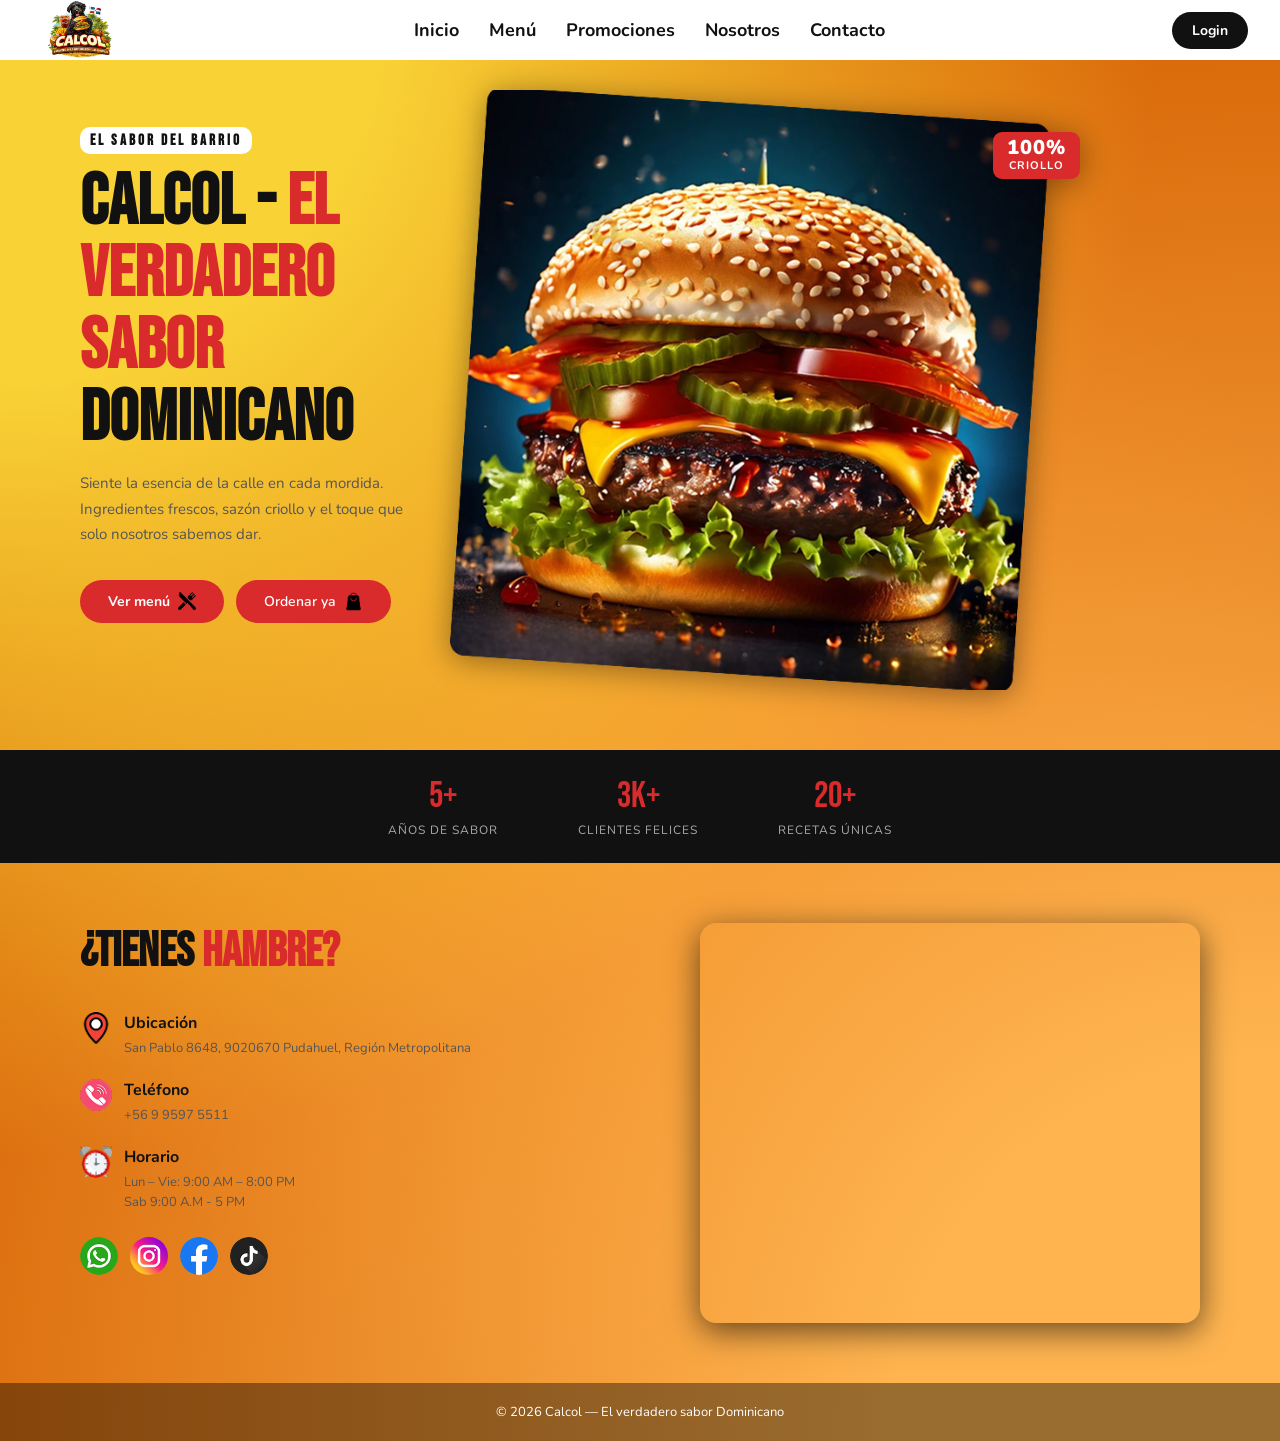
<file: index.html>
<!DOCTYPE html>
<html lang="es">
<head>
    <meta charset="UTF-8">
    <meta name="viewport" content="width=device-width, initial-scale=1.0">
    <title>Calcol</title>
    <link rel="stylesheet" href="Css/variables.css">
    <link rel="stylesheet" href="Css/global.css">
    <link rel="stylesheet" href="Css/components.css">
    <link rel="stylesheet" href="Css/home.css">
    <link href="https://fonts.googleapis.com/css2?family=Bebas+Neue&family=Nunito:wght@400;600;700&display=swap" rel="stylesheet">
</head>
<body>

<!-- ========== EL NAVEGADOR ========== -->
    <nav class="navbar">
         <img class="logo" src="Imagenes/General/doky-calcol-logo.png" alt="Calcol">

        <ul class="nav-links">
            <li><a href="index.html">Inicio</a></li>
            <li><a href="pages/menu.html">Menú</a></li>
            <li><a href="pages/promociones.html">Promociones</a></li>
            <li><a href="pages/nosotros.html">Nosotros</a></li>
            <li><a href="#contacto">Contacto</a></li>
        </ul>

        <a class="btn-nav-cta" href="login.html">Login</a>
    </nav>

<!-- ========== HERO ========== -->
<main>
    <section class="hero" id="inicio">

        <div class="hero-tex">
            <p class="hero-sub">EL SABOR DEL BARRIO</p>

            <h1 class="hero-titulo">
                Calcol -
                <span class="resaltar">El <br> verdadero <br>sabor</span><br>
                Dominicano
            </h1>

            <p class="hero-parrafo">
                Siente la esencia de la calle en cada mordida.
                Ingredientes frescos, sazón criollo y el toque
                que solo nosotros sabemos dar.
            </p>
            <div class="hero-btns">
                 <a class="btn-primary" href="pages/menu.html">
                     Ver menú
                     <img src="Imagenes/Index/icono-tenedor.png" alt="Ver menu">
                 </a>
                 <a class="btn-secondary" href="pages/menu.html">
                    Ordenar ya
                    <img src="Imagenes/Index/icono-bolsa.png" alt="Ordenar ya">
                 </a>
            </div>
        </div>

        <div class="hero-imagen">
            <div class="hero-hamburguesa">
                <img src="Imagenes/Index/hamburguesa.png" alt="Hamburguesa Calcol">
            </div>
            <div class="criollo">
                <span class="criollo-numero">100%</span>
                <span class="criollo-texto">CRIOLLO</span>
            </div>
        </div>
    </section>

    <!-- ========== ESTADÍSTICAS ========== -->
    <section class="stats">
        <div class="stat">
            <span class="stat-numero">5+</span>
            <span class="stat-label">Años de sabor</span>
        </div>
        <div class="stat">
            <span class="stat-numero">3k+</span>
            <span class="stat-label">Clientes felices</span>
        </div>
        <div class="stat">
            <span class="stat-numero">20+</span>
            <span class="stat-label">Recetas únicas</span>
        </div>
    </section>

    <!-- ========== CONTACTO ========== -->
     <section class="contact" id="contacto">
        
        <div class="contact-info">
            <h2 class="contact-titulo">¿TIENES <span class="hambre-rojo">HAMBRE?</span></h2>
            
            <div class="info-item">
                <img class="info-icon" src="Imagenes/Index/icono-ubi.png" alt="Ubicación">
                <div class="info-text">
                    <strong>Ubicación</strong>
                    <span>San Pablo 8648, 9020670 Pudahuel, Región Metropolitana</span>
                </div>
            </div>
            
            <div class="info-item">
                <img class="info-icon" src="Imagenes/Index/icono-cel.png" alt="telefono">
                <div class="info-text">
                    <strong>Teléfono</strong>
                    <span>+56 9 9597 5511</span>
                </div>
            </div>

            <div class="info-item">
                <img class="info-icon" src="Imagenes/Index/icono-reloj.png" alt="reloj">
                <div class="info-text">
                    <strong>Horario</strong>
                    <span>Lun – Vie: 9:00 AM – 8:00 PM <br> Sab 9:00 A.M - 5 PM</span>
                </div>
            </div>

            <div class="redes">
                <a class="redes-btn" href="https://www.youtube.com/watch?v=SukcEHoVNcY&list=RDEMu5cp-lTEVGJi4T0xensHXQ&start_radio=1&rv=dWqRzHHXw9I" aria-label="WhatsApp">
                    <img src="Imagenes/Index/icono-whasap.png" alt="WhatsApp">
                </a>
                <a class="redes-btn" href="" aria-label="Instagram">
                    <img src="Imagenes/Index/icono-IG.png" alt="Instagram">
                </a>
                <a class="redes-btn" href="" aria-label="Facebook">
                    <img src="Imagenes/Index/icono-FB.png" alt="Facebook">
                </a>
                <a class="redes-btn" href="" aria-label="TikTok">
                    <img src="Imagenes/Index/icono-tiktok.png" alt="TikTok">
                </a>
            </div>

        </div>

        <div class="mapa">
            <iframe src="https://www.google.com/maps/embed?pb=!1m18!1m12!1m3!1d3329.1823128202877!2d-70.7520553!3d-33.444556399999996!2m3!1f0!2f0!3f0!3m2!1i1024!2i768!4f13.1!3m3!1m2!1s0x9662c3b9ddcb071f%3A0x6291623c6492e0d2!2sSan%20Pablo%208648%2C%209020670%20Pudahuel%2C%20Regi%C3%B3n%20Metropolitana!5e0!3m2!1ses!2scl!4v1775666564030!5m2!1ses!2scl"
             frameborder="0"
             allowfullscreen=""
             loading="lazy"
             referrerpolicy="no-referrer-when-downgrade">
            </iframe>
        </div>
        
     </section>
</main>

    <!-- ========== FOOTER ========== -->
     <footer class="footer">
        <p>© 2026 Calcol — El verdadero sabor Dominicano</p>
     </footer>

     <script src="JS/navbar.js"></script>

</body>
</html>
</file>
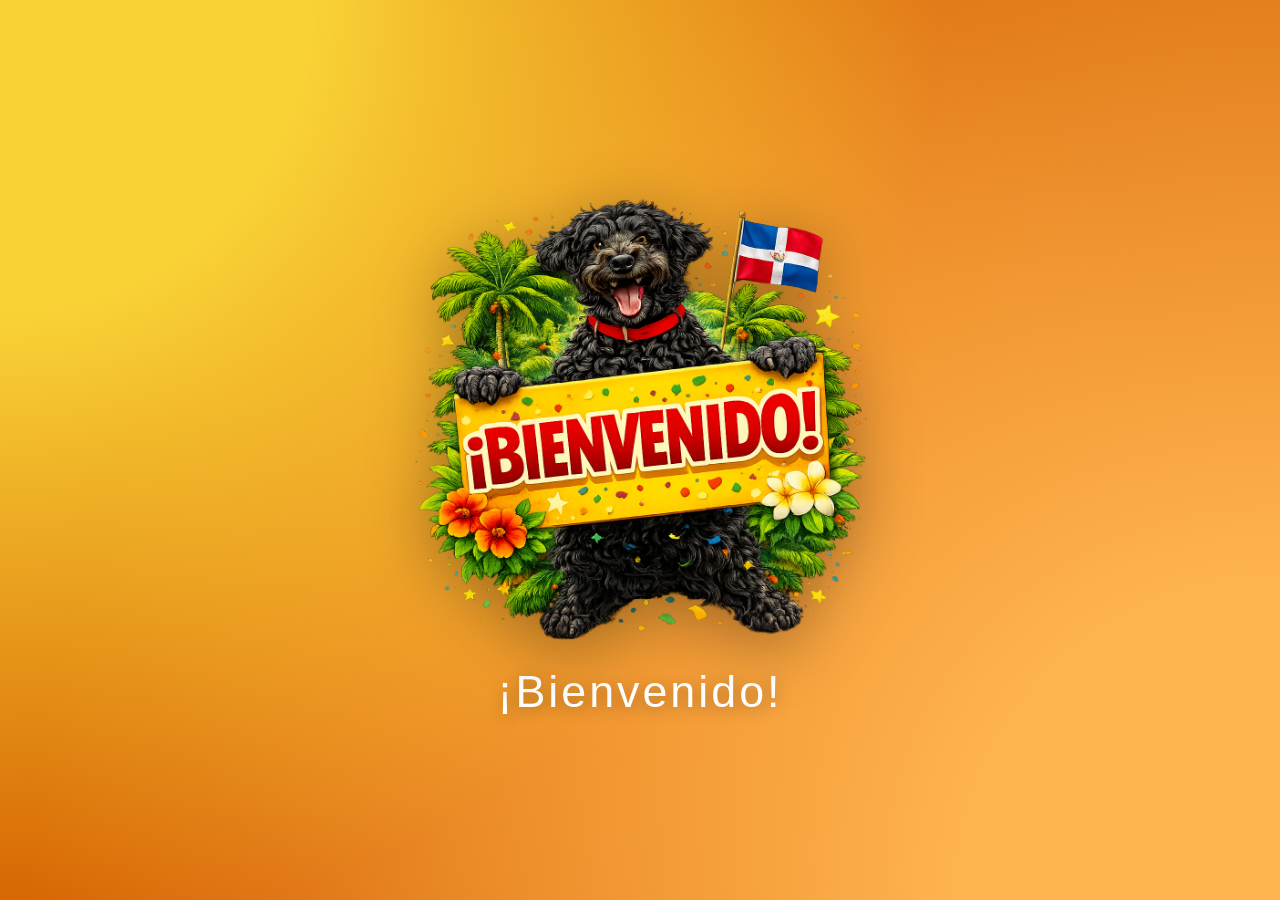
<file: bienvenido.html>
<!DOCTYPE html>
<html lang="es">
<head>
  <meta charset="UTF-8" />
  <meta name="viewport" content="width=device-width, initial-scale=1.0"/>
  <title>Calcol — ¡Bienvenido!</title>
  <link rel="stylesheet" href="Css/variables.css">
  <link rel="stylesheet" href="Css/bienvenido.css">
</head>
<body>

  <div class="bienvenido-wrap" id="wrap">
    <img src="Imagenes/Login/bienvenido-doki.png" alt="¡Bienvenido!" />
    <div class="nombre-txt" id="nombre-txt">¡Bienvenido!</div>
  </div>

  <script src="JS/bienvenido.js"></script>
  <script src="JS/navbar.js"></script>
</body>
</html>
</file>
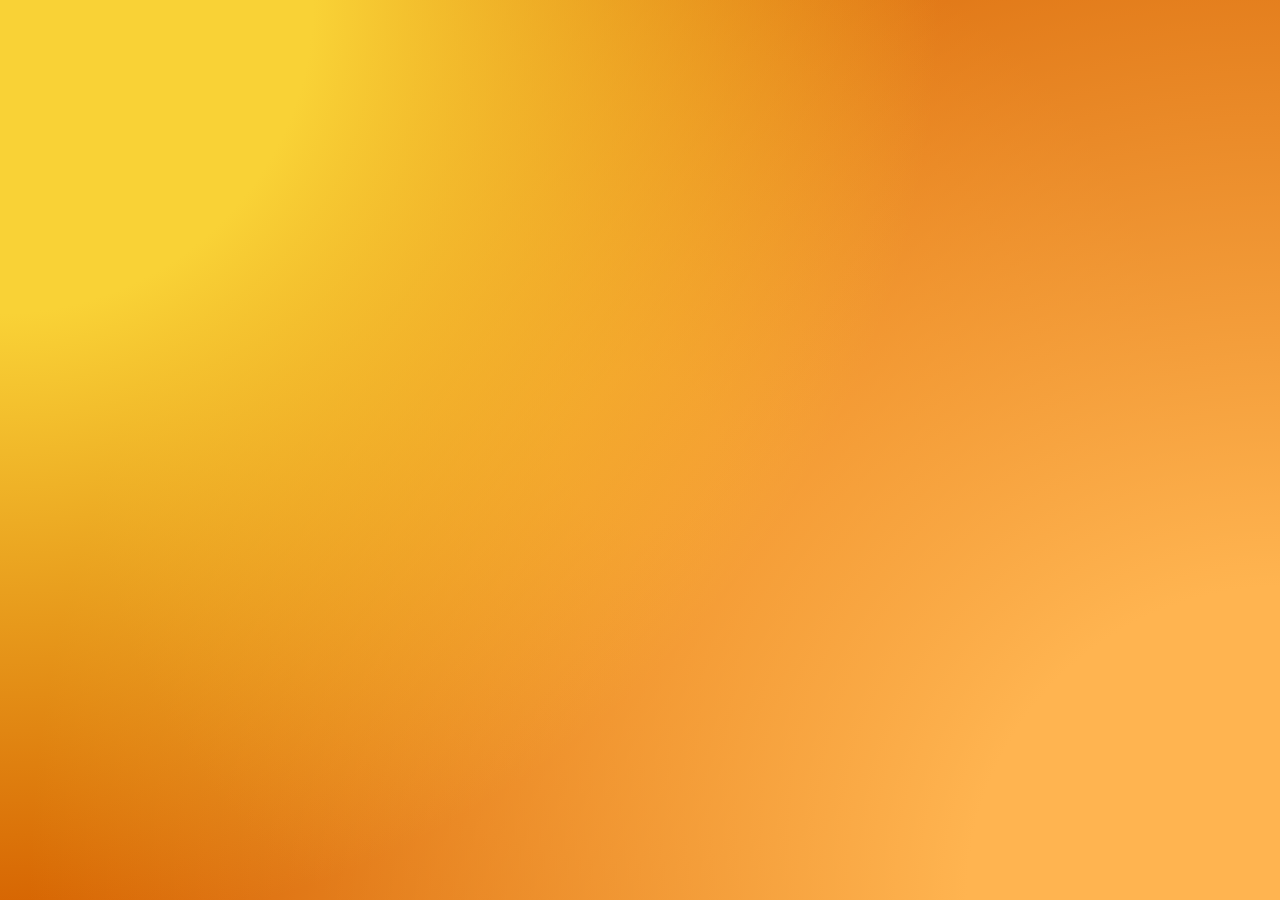
<file: confirmacion.html>
<!DOCTYPE html>
<html lang="es">
<head>
    <meta charset="UTF-8">
    <meta name="viewport" content="width=device-width, initial-scale=1.0">
    <title>¡Gracias por tu pedido!</title>
    <link rel="stylesheet" href="Css/confirmacion.css">
</head>
<body>
    <img class="confirmacion-imagen" src="Imagenes/Carrito/confirmacion-doki.png" alt="Gracias por tu pedido">

    <script>
        setTimeout(function() {
            window.location.href = 'index.html';
        }, 4000);
    </script>
</body>
</html>
</file>
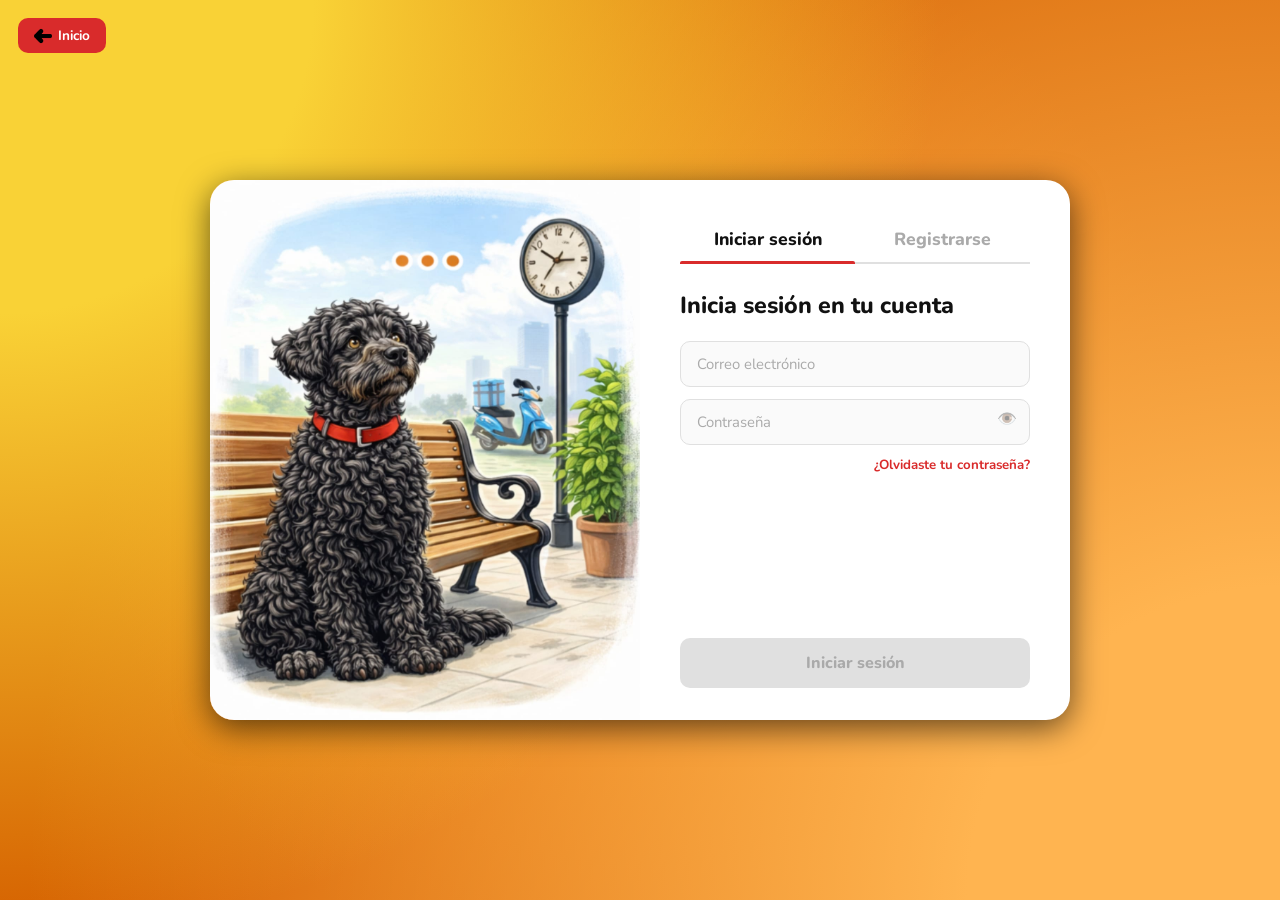
<file: login.html>
<!DOCTYPE html>
<html lang="es">
<head>
  <meta charset="UTF-8" />
  <meta name="viewport" content="width=device-width, initial-scale=1.0"/>
  <title>Calcol — Acceder</title>
  <link rel="preconnect" href="https://fonts.googleapis.com">
  <link href="https://fonts.googleapis.com/css2?family=Bebas+Neue&family=Nunito:wght@400;600;700;800&family=Oswald:wght@400;500;600&display=swap" rel="stylesheet">
  <link rel="stylesheet" href="Css/variables.css">
  <link rel="stylesheet" href="Css/login.css">
</head>
<body>

  <a href="index.html" class="back-btn">
    <img src="Imagenes/Login/flecha-izquierda.png" alt="volver" width="18" height="18"/>
    Inicio
  </a>

  <div class="login-wrap">
    <div class="login-card">

      <div class="col-imagen">
        <img src="Imagenes/Login/login-doki-piensa.jpeg" alt="Calcol" />
      </div>

      <div class="col-form">

        <div class="tabs">
          <button class="tab-btn activo" data-tab="login">Iniciar sesión</button>
          <button class="tab-btn" data-tab="registro">Registrarse</button>
        </div>

        <!-- PANEL LOGIN -->
        <div class="panel activo" id="panel-login">
          <h2>Inicia sesión en tu cuenta</h2>

          <div class="alerta" id="alerta-login">
            <span>⚠️</span>
            <span id="alerta-login-txt"></span>
          </div>

          <div class="form-group">
            <input type="email" id="l-email" placeholder="Correo electrónico" autocomplete="email"/>
            <div class="err-txt" id="l-email-err">Ingresa un correo válido.</div>
          </div>

          <div class="form-group pass-wrap">
            <input type="password" id="l-pass" placeholder="Contraseña" autocomplete="current-password"/>
            <button class="btn-ojo" id="ojo-l" type="button">👁️</button>
            <div class="err-txt" id="l-pass-err">Ingresa tu contraseña.</div>
          </div>

          <div class="forgot">
            <a href="#">¿Olvidaste tu contraseña?</a>
          </div>

          <button class="btn-main" id="btn-login">Iniciar sesión</button>
        </div>

        <!-- PANEL REGISTRO -->
        <div class="panel" id="panel-registro">
          <h2>Crea tu cuenta</h2>

          <div class="alerta" id="alerta-reg">
            <span>⚠️</span>
            <span id="alerta-reg-txt"></span>
          </div>

          <div class="form-group">
            <input type="text" id="r-nombre" placeholder="Nombre completo" autocomplete="name"/>
            <div class="err-txt" id="r-nombre-err">Ingresa tu nombre.</div>
          </div>

          <div class="form-group tel-wrap">
            <span class="prefijo">+56</span>
            <input type="tel" id="r-tel" placeholder="9 1234 5678" maxlength="9"/>
            <div class="err-txt" id="r-tel-err">Ingresa 9 dígitos válidos.</div>
          </div>

          <div class="form-group">
            <input type="email" id="r-email" placeholder="Correo electrónico" autocomplete="email"/>
            <div class="err-txt" id="r-email-err">Ingresa un correo válido.</div>
          </div>

          <div class="form-group pass-wrap">
            <input type="password" id="r-pass" placeholder="Contraseña (mínimo 6 caracteres)" autocomplete="new-password"/>
            <button class="btn-ojo" id="ojo-r" type="button">👁️</button>
            <div class="err-txt" id="r-pass-err">Mínimo 6 caracteres.</div>
          </div>

          <div class="form-group pass-wrap">
            <input type="password" id="r-pass2" placeholder="Confirmar contraseña" autocomplete="new-password"/>
            <button class="btn-ojo" id="ojo-r2" type="button">👁️</button>
            <div class="err-txt" id="r-pass2-err">Las contraseñas no coinciden.</div>
          </div>

          <button class="btn-main" id="btn-registro">Crear cuenta</button>
        </div>

      </div>
    </div>
  </div>

  <script src="JS/login.js"></script>
  <script src="JS/navbar.js"></script>
</body>
</html>
</file>
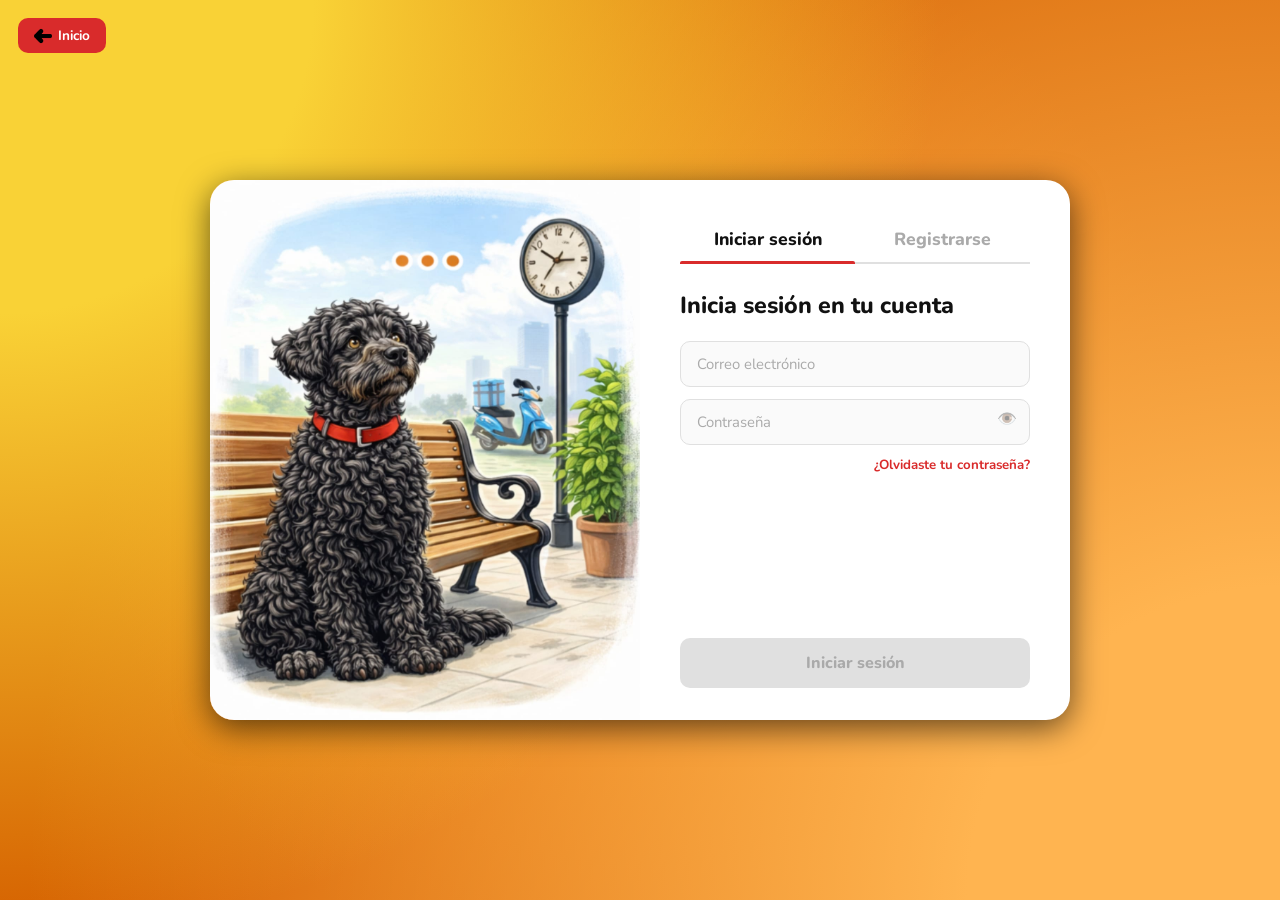
<file: perfil.html>
<!DOCTYPE html>
<html lang="es">
<head>
  <meta charset="UTF-8" />
  <meta name="viewport" content="width=device-width, initial-scale=1.0"/>
  <title>Calcol — Mi Perfil</title>
  <link rel="preconnect" href="https://fonts.googleapis.com">
  <link href="https://fonts.googleapis.com/css2?family=Bebas+Neue&family=Nunito:wght@400;600;700;800&family=Oswald:wght@400;500;600&display=swap" rel="stylesheet">
  <link rel="stylesheet" href="Css/variables.css">
  <link rel="stylesheet" href="Css/components.css">  
  <link rel="stylesheet" href="Css/perfil.css">
</head>
<body>

  <!-- NAVBAR -->
  <nav class="navbar">
    <img class="logo" src="Imagenes/General/doky-calcol-logo.png" alt="Calcol">
    <ul class="nav-links">
      <li><a href="index.html">Inicio</a></li>
      <li><a href="pages/menu.html">Menú</a></li>
      <li><a href="pages/promociones.html">Promociones</a></li>
      <li><a href="pages/nosotros.html">Nosotros</a></li>
      <li><a href="index.html#contacto">Contacto</a></li>
    </ul>
    <a class="btn-nav-cta" href="login.html">Login</a>
  </nav>

  <div class="perfil-wrap">
    <div class="perfil-card">

      <!-- AVATAR -->
      <div class="avatar-wrap">
        <div class="avatar" id="avatar-iniciales"></div>
        <div class="avatar-info">
          <h1 id="perfil-nombre">Cargando...</h1>
          <span class="badge-rol" id="perfil-rol"></span>
        </div>
      </div>

      <!-- DATOS -->
      <div class="datos-wrap">
        <h2 class="seccion-titulo">Mis datos</h2>

        <div class="dato-item">
          <span class="dato-label">Nombre</span>
          <span class="dato-valor" id="dato-nombre"></span>
        </div>

        <div class="dato-item">
          <span class="dato-label">Correo</span>
          <span class="dato-valor" id="dato-email"></span>
        </div>

        <div class="dato-item">
          <span class="dato-label">Teléfono</span>
          <span class="dato-valor" id="dato-tel"></span>
        </div>

        <div class="dato-item">
          <span class="dato-label">Rol</span>
          <span class="dato-valor" id="dato-rol"></span>
        </div>
      </div>

      <!-- ACCIONES -->
      <div class="acciones-wrap">
        <button class="btn-cerrar" id="btn-cerrar">
          <img src="Imagenes/General/icono-perfil.png" alt="" width="18" height="18"/>
          Cerrar sesión
        </button>

         <button class="btn-eliminar" id="btn-eliminar">
          <img src="Imagenes/Carrito/bote-de-basura.png" alt="eliminar" width="18" height="18"/>
           Eliminar mi cuenta
        </button>
      </div>

    </div>
  </div>

  <!-- MODAL CONFIRMAR ELIMINAR -->
  <div class="modal-overlay" id="modal-overlay">
    <div class="modal">
      <h3>¿Eliminar tu cuenta?</h3>
      <p>Esta acción no se puede deshacer. Se borrarán todos tus datos.</p>
      <div class="modal-btns">
        <button class="btn-cancelar" id="btn-cancelar">Cancelar</button>
        <button class="btn-confirmar-eliminar" id="btn-confirmar-eliminar">Sí, eliminar</button>
      </div>
    </div>
  </div>

  <script src="JS/perfil.js"></script>
  <script src="JS/navbar.js"></script>
</body>
</html>
</file>
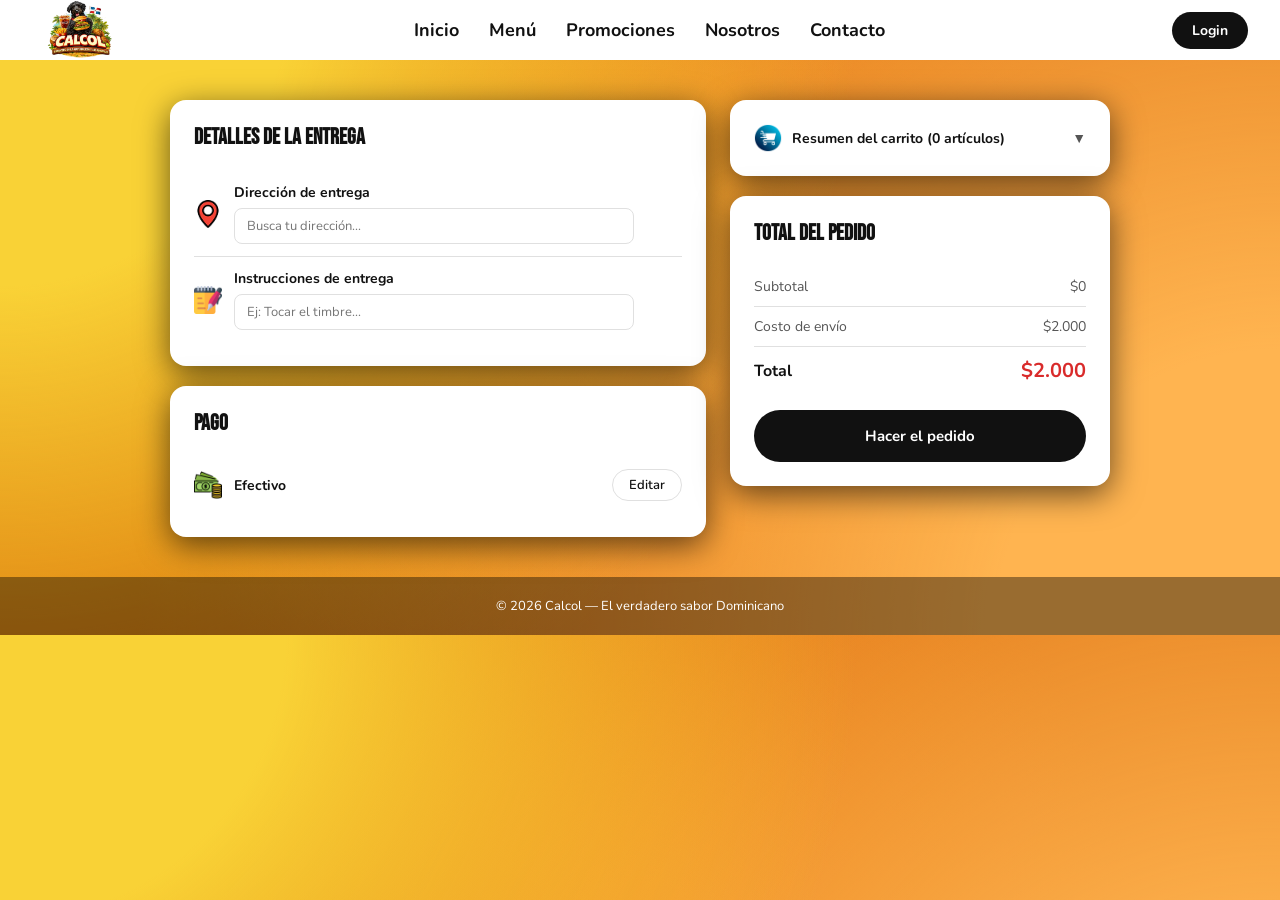
<file: pages/checkout.html>
<!DOCTYPE html>
<html lang="es">
<head>
    <meta charset="UTF-8">
    <meta name="viewport" content="width=device-width, initial-scale=1.0">
    <title>Calcol — Checkout</title>
    <link rel="stylesheet" href="../Css/variables.css">
    <link rel="stylesheet" href="../Css/global.css">
    <link rel="stylesheet" href="../Css/components.css">
    <link rel="stylesheet" href="../Css/checkout.css">
    <link href="https://fonts.googleapis.com/css2?family=Bebas+Neue&family=Nunito:wght@400;600;700&family=Oswald:wght@400;600;700&display=swap" rel="stylesheet">
</head>
<body>

    <!-- ========== NAVBAR ========== -->
    <nav class="navbar">
        <img class="logo" src="../Imagenes/General/doky-calcol-logo.png" alt="Calcol">
        <ul class="nav-links">
            <li><a href="../index.html">Inicio</a></li>
            <li><a href="menu.html">Menú</a></li>
            <li><a href="promociones.html">Promociones</a></li>
            <li><a href="nosotros.html">Nosotros</a></li>
            <li><a href="../index.html#contacto">Contacto</a></li>
        </ul>
        <a class="btn-nav-cta" href="../login.html">Login</a>
    </nav>

    <!-- ========== CHECKOUT ========== -->
    <div class="checkout-contenedor">

        <!-- COLUMNA IZQUIERDA -->
        <div class="checkout-izquierda">

            <!-- DETALLES DE ENTREGA -->
            <div class="checkout-card">
                <h2 class="checkout-card-titulo">Detalles de la entrega</h2>

                <!-- Dirección -->
                <div class="checkout-item">
                    <img class="checkout-icono" src="../Imagenes/Index/icono-ubi.png" alt="Dirección">
                    <div class="checkout-item-texto">
                        <strong>Dirección de entrega</strong>
                        <input class="checkout-input" type="text" id="direccion" placeholder="Busca tu dirección...">
                    </div>
                </div>

                <!-- Instrucciones -->
                <div class="checkout-item">
                    <img class="checkout-icono" src="../Imagenes/Carrito/instruccion-notas.png" alt="Instrucciones">
                    <div class="checkout-item-texto">
                        <strong>Instrucciones de entrega</strong>
                        <input class="checkout-input" type="text" id="instrucciones" placeholder="Ej: Tocar el timbre...">
                    </div>
                </div>
            </div>

            <!-- MÉTODO DE PAGO -->
            <div class="checkout-card">
                <h2 class="checkout-card-titulo">Pago</h2>

                <div class="checkout-item">
                    <img class="checkout-icono" id="metodo-pago-icono" src="../Imagenes/Carrito/dinero.png" alt="Efectivo">
                    <div class="checkout-item-texto">
                        <strong id="metodo-pago-texto">Efectivo</strong>
                    </div>
                    <button class="checkout-btn-editar" id="btn-editar-pago">Editar</button>
                </div>
            </div>

        </div>

        <!-- COLUMNA DERECHA -->
        <div class="checkout-derecha">

            <!-- RESUMEN DEL CARRITO -->
            <div class="checkout-card">
                <div class="resumen-header" id="resumen-header">
                    <div class="resumen-header-izq">
                        <img class="checkout-icono" src="../Imagenes/Carrito/carrito-de-compras.png" alt="Carrito">
                        <span id="resumen-titulo">Resumen del carrito (0 artículos)</span>
                    </div>
                    <span class="resumen-flecha" id="resumen-flecha">▼</span>
                </div>

                <!-- Productos — oculto por defecto -->
                <div class="resumen-productos" id="resumen-productos">
                    <!-- Se llena con JS -->
                </div>
            </div>

            <!-- TOTAL DEL PEDIDO -->
            <div class="checkout-card">
                <h2 class="checkout-card-titulo">Total del pedido</h2>

                <div class="checkout-total-fila">
                    <span>Subtotal</span>
                    <span id="checkout-subtotal">$0</span>
                </div>

                <div class="checkout-total-fila">
                    <span>Costo de envío</span>
                    <span>$2.000</span>
                </div>

                <div class="checkout-total-fila checkout-total-final">
                    <span>Total</span>
                    <span id="checkout-total">$0</span>
                </div>

                <!-- BOTÓN HACER PEDIDO -->
                <button class="btn-hacer-pedido" id="btn-hacer-pedido">
                    Hacer el pedido
                </button>
            </div>

        </div>
    </div>

    <!-- ========== MODAL MÉTODO DE PAGO ========== -->
    <div class="modal-overlay" id="modal-overlay"></div>

    <div class="modal-pago" id="modal-pago">
        <button class="modal-cerrar" id="modal-cerrar">✕</button>
        <h2 class="modal-titulo">Opciones de pago</h2>
        <p class="modal-subtitulo">Método de pago</p>

        <label class="modal-opcion">
            <img class="modal-icono" src="../Imagenes/Carrito/dinero.png" alt="Efectivo">
            <span>Efectivo</span>
            <input type="radio" name="pago" value="efectivo" checked>
        </label>

        <label class="modal-opcion" id="agregar-pago">
            <span>+ Agregar método de pago</span>
        </label>

        <button class="modal-guardar" id="modal-guardar">Guardar</button>
    </div>

      <!-- ========== MODAL AGREGAR PAGO ========== -->
    <div class="modal-pago" id="modal-agregar-pago">
        <button class="modal-cerrar" id="modal-cerrar-agregar">✕</button>
        <h2 class="modal-titulo">Agrega una tarjeta</h2>

        <!-- Preview de la tarjeta -->
        <div class="tarjeta-preview" id="tarjeta-preview">

            <!-- Logo arriba a la derecha -->
            <div class="tarjeta-preview-top">
                <img class="tarjeta-logo" id="tarjeta-logo" src="../Imagenes/Carrito/icono-visa.png" alt="Tarjeta">
            </div>

            <!-- Chip y número en la misma fila -->
            <div class="tarjeta-preview-medio">
                <img class="tarjeta-chip" src="../Imagenes/Carrito/chip-tarjeta.png" alt="Chip">
                <span class="tarjeta-numero-preview" id="tarjeta-numero-preview">**** **** **** ****</span>
            </div>

            <!-- Nombre y fecha abajo -->
            <div class="tarjeta-preview-bottom">
                <span class="tarjeta-nombre-preview" id="tarjeta-nombre-preview">NOMBRE EN LA TARJETA</span>
                <span class="tarjeta-fecha-preview" id="tarjeta-fecha-preview">MM/AA</span>
            </div>

        </div>

        <!-- Formulario -->
        <div class="tarjeta-form">

            <div class="tarjeta-input-grupo">
                <label>Número de tarjeta</label>
                <input class="checkout-input" type="text" id="tarjeta-numero" 
                    placeholder="1234 5678 9012 3456" maxlength="19">
            </div>

            <div class="tarjeta-input-grupo">
                <label>Nombre en la tarjeta</label>
                <input class="checkout-input" type="text" id="tarjeta-nombre" 
                    placeholder="JUAN PÉREZ">
            </div>

            <div class="tarjeta-input-fila">
                <div class="tarjeta-input-grupo">
                    <label>Fecha de vencimiento</label>
                    <input class="checkout-input" type="text" id="tarjeta-fecha" 
                        placeholder="MM/AA" maxlength="5">
                </div>
                <div class="tarjeta-input-grupo">
                    <label>CVV</label>
                    <input class="checkout-input" type="text" id="tarjeta-cvv" 
                        placeholder="123" maxlength="3">
                </div>
            </div>

        </div>

        <button class="modal-guardar" id="modal-guardar-tarjeta">Guardar tarjeta</button>
    </div>

    <!-- ========== FOOTER ========== -->
    <footer class="footer">
        <p>© 2026 Calcol — El verdadero sabor Dominicano</p>
    </footer>

    <script src="../JS/checkout.js"></script>
    <script src="../JS/navbar.js"></script>
</body>
</html>
</file>
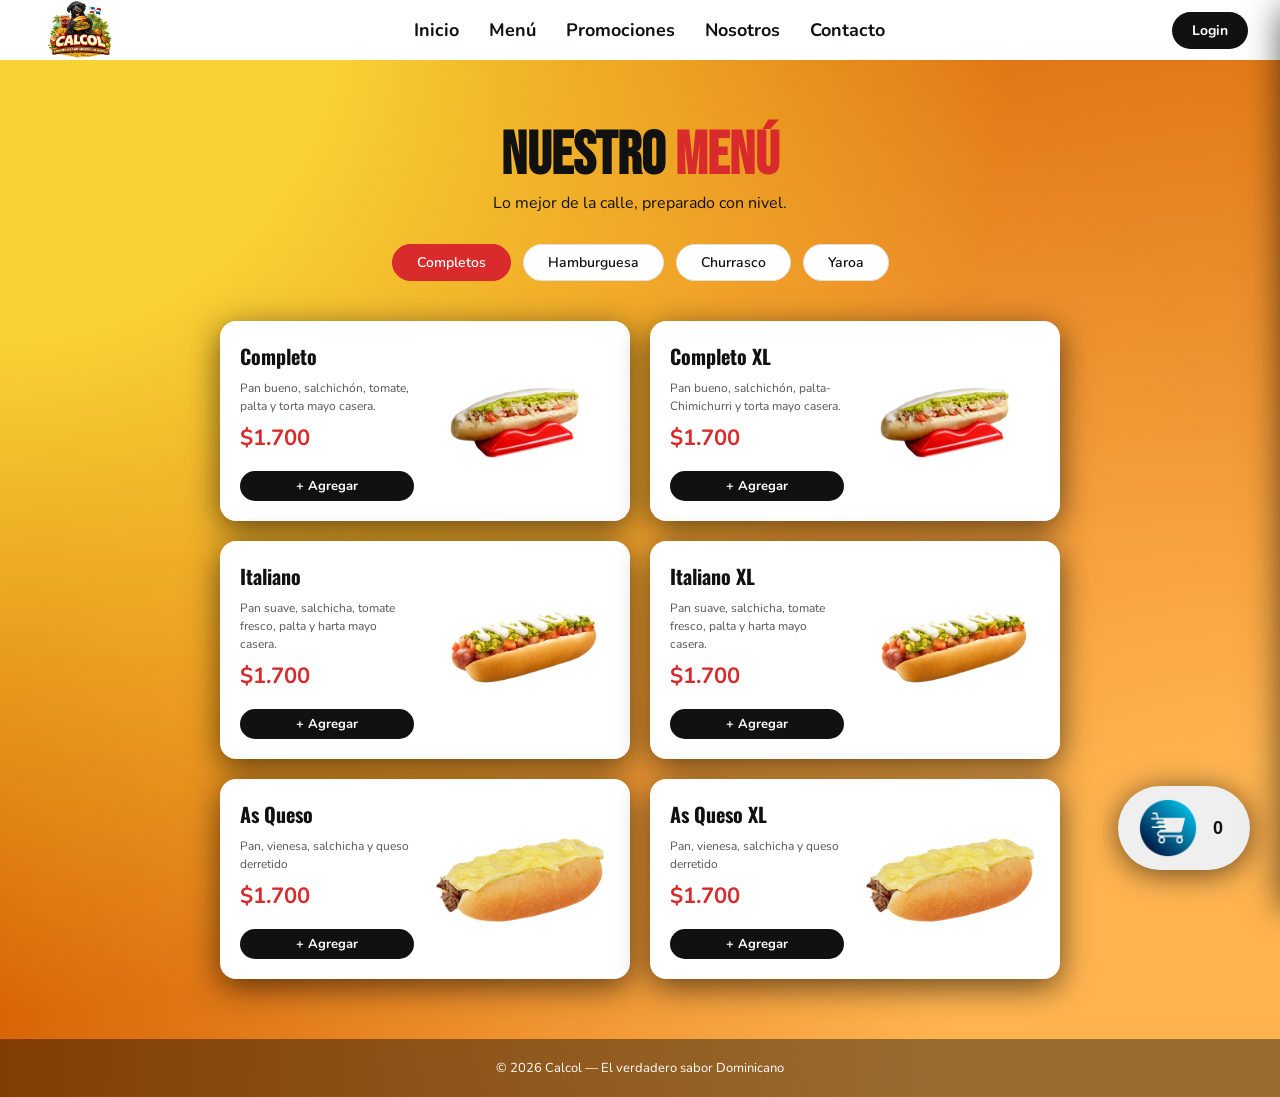
<file: pages/menu.html>
<!DOCTYPE html>
<html lang="es">
<head>
    <meta charset="UTF-8">
    <meta name="viewport" content="width=device-width, initial-scale=1.0">
    <title>Calcol-menu</title>
    <link rel="stylesheet" href="../Css/variables.css">
    <link rel="stylesheet" href="../Css/global.css">
    <link rel="stylesheet" href="../Css/components.css">
    <link rel="stylesheet" href="../Css/menu.css">
    <link href="https://fonts.googleapis.com/css2?family=Bebas+Neue&family=Nunito:wght@400;600;700&family=Oswald:wght@400;600;700&display=swap" rel="stylesheet">
</head>
<body>

    <!-- ========== EL NAVEGADOR ========== -->
    <nav class="navbar">
        <img class="logo" src="../Imagenes/General/doky-calcol-logo.png" alt="Calcol">
        <ul class="nav-links">
            <li><a href="../index.html">Inicio</a></li>
            <li><a href="menu.html">Menú</a></li>
            <li><a href="promociones.html">Promociones</a></li>
            <li><a href="nosotros.html">Nosotros</a></li>
            <li><a href="../index.html#contacto">Contacto</a></li>
        </ul>
        <a class="btn-nav-cta" href="../login.html">Login</a>
    </nav>

    <!-- ========== TÍTULO DEL MENÚ ========== -->
    <div class="menu-header">
        <h1 class="menu-titulo">NUESTRO <span class="resaltar">MENÚ</span></h1>
        <p class="menu-subtitulo">Lo mejor de la calle, preparado con nivel.</p>
    </div>

    <!-- ========== FILTROS DE CATEGORÍAS ========== -->
    <div class="filtros">
        <button class="filtro-btn activo" data-filtro="completos">Completos</button>
        <button class="filtro-btn" data-filtro="hamburguesa">Hamburguesa</button>
        <button class="filtro-btn" data-filtro="churrasco">Churrasco</button>
        <button class="filtro-btn" data-filtro="yaroa">Yaroa</button>
    </div>

    <!-- ========== PRODUCTOS ========== -->
    <div class="productos-grid">

        
     <!--============================================
            SECCIÓN: COMPLETOS
     ============================================ -->

        <!-- COMPLETOS -->
        <div class="tarjeta-producto" data-categoria="completos" data-id="1">
            <div class="producto-info">
                <h3 class="producto-nombre">Completo</h3>
                <p class="producto-descripcion">Pan bueno, salchichón, tomate, palta y torta mayo casera.</p>
                <span class="producto-precio">$1.700</span>
                <div class="producto-extra">
                    <div class="producto-acciones">
                        <div class="cantidad">
                            <button class="btn-cantidad btn-menos">-</button>
                            <span class="numero-cantidad">1</span>
                            <button class="btn-cantidad btn-mas">+</button>
                        </div>
                        <button class="btn-listo">✓ Listo</button>
                    </div>
                    <div class="producto-nota">
                        <label for="nota-completo">Sin:</label>
                        <input type="text" id="nota-completo" placeholder="Ej: sin tomate...">
                    </div>
                </div>
                <button class="btn-agregar">+ Agregar</button>
            </div>
            <img class="imagen-producto" src="../Imagenes/Menu/Completos/completo-pequeño.png" alt="Completo">
        </div>

        <!-- Completo XL -->
        <div class="tarjeta-producto" data-categoria="completos" data-id="2">
            <div class="producto-info">
                <h3 class="producto-nombre">Completo XL</h3>
                <p class="producto-descripcion">Pan bueno, salchichón, palta-Chimichurri y torta mayo casera.</p>
                <span class="producto-precio">$1.700</span>
                <div class="producto-extra">
                    <div class="producto-acciones">
                        <div class="cantidad">
                            <button class="btn-cantidad btn-menos">-</button>
                            <span class="numero-cantidad">1</span>
                            <button class="btn-cantidad btn-mas">+</button>
                        </div>
                        <button class="btn-listo">✓ Listo</button>
                    </div>
                    <div class="producto-nota">
                        <label for="nota-completo-xl">Sin:</label>
                        <input type="text" id="nota-completo-xl" placeholder="Ej: sin tomate...">
                    </div>
                </div>
                <button class="btn-agregar">+ Agregar</button>
            </div>
            <img class="imagen-producto" src="../Imagenes/Menu/Completos/completo-pequeño.png" alt="Completo XL">
        </div>

        <!-- Italiano -->
        <div class="tarjeta-producto" data-categoria="completos" data-id="3">
            <div class="producto-info">
                <h3 class="producto-nombre">Italiano</h3>
                <p class="producto-descripcion">Pan suave, salchicha, tomate fresco, palta y harta mayo casera.</p>
                <span class="producto-precio">$1.700</span>
                <div class="producto-extra">
                    <div class="producto-acciones">
                        <div class="cantidad">
                            <button class="btn-cantidad btn-menos">-</button>
                            <span class="numero-cantidad">1</span>
                            <button class="btn-cantidad btn-mas">+</button>
                        </div>
                        <button class="btn-listo">✓ Listo</button>
                    </div>
                    <div class="producto-nota">
                        <label for="nota-italiano">Sin:</label>
                        <input type="text" id="nota-italiano" placeholder="Ej: sin tomate...">
                    </div>
                </div>
                <button class="btn-agregar">+ Agregar</button>
            </div>
            <img class="imagen-producto" src="../Imagenes/Menu/Completos/completo-italino-pequeño.png" alt="Italiano">
        </div>

        <!-- Italiano XL -->
        <div class="tarjeta-producto" data-categoria="completos" data-id="4">
            <div class="producto-info">
                <h3 class="producto-nombre">Italiano XL</h3>
                <p class="producto-descripcion">Pan suave, salchicha, tomate fresco, palta y harta mayo casera.</p>
                <span class="producto-precio">$1.700</span>
                <div class="producto-extra">
                    <div class="producto-acciones">
                        <div class="cantidad">
                            <button class="btn-cantidad btn-menos">-</button>
                            <span class="numero-cantidad">1</span>
                            <button class="btn-cantidad btn-mas">+</button>
                        </div>
                        <button class="btn-listo">✓ Listo</button>
                    </div>
                    <div class="producto-nota">
                        <label for="nota-italiano-xl">Sin:</label>
                        <input type="text" id="nota-italiano-xl" placeholder="Ej: sin tomate...">
                    </div>
                </div>
                <button class="btn-agregar">+ Agregar</button>
            </div>
            <img class="imagen-producto" src="../Imagenes/Menu/Completos/completo-italino-pequeño.png" alt="Italiano XL">
        </div>

        <!-- As Queso -->
        <div class="tarjeta-producto" data-categoria="completos" data-id="5">
            <div class="producto-info">
                <h3 class="producto-nombre">As Queso</h3>
                <p class="producto-descripcion">Pan, vienesa, salchicha y queso derretido</p>
                <span class="producto-precio">$1.700</span>
                <div class="producto-extra">
                    <div class="producto-acciones">
                        <div class="cantidad">
                            <button class="btn-cantidad btn-menos">-</button>
                            <span class="numero-cantidad">1</span>
                            <button class="btn-cantidad btn-mas">+</button>
                        </div>
                        <button class="btn-listo">✓ Listo</button>
                    </div>
                    <div class="producto-nota">
                        <label for="nota-as-queso">Sin:</label>
                        <input type="text" id="nota-as-queso" placeholder="Ej: sin tomate...">
                    </div>
                </div>
                <button class="btn-agregar">+ Agregar</button>
            </div>
            <img class="imagen-producto" src="../Imagenes/Menu/Completos/completo-As-pequeño.png" alt="As Queso">
        </div>

        <!-- As Queso XL -->
        <div class="tarjeta-producto" data-categoria="completos" data-id="6">
            <div class="producto-info">
                <h3 class="producto-nombre">As Queso XL</h3>
                <p class="producto-descripcion">Pan, vienesa, salchicha y queso derretido</p>
                <span class="producto-precio">$1.700</span>
                <div class="producto-extra">
                    <div class="producto-acciones">
                        <div class="cantidad">
                            <button class="btn-cantidad btn-menos">-</button>
                            <span class="numero-cantidad">1</span>
                            <button class="btn-cantidad btn-mas">+</button>
                        </div>
                        <button class="btn-listo">✓ Listo</button>
                    </div>
                    <div class="producto-nota">
                        <label for="nota-as-queso-xl">Sin:</label>
                        <input type="text" id="nota-as-queso-xl" placeholder="Ej: sin tomate...">
                    </div>
                </div>
                <button class="btn-agregar">+ Agregar</button>
            </div>
            <img class="imagen-producto" src="../Imagenes/Menu/Completos/completo-As-pequeño.png" alt="As Queso XL">
        </div>

         <!--============================================
                    SECCIÓN: CHURRASCO
           ============================================ -->

        <!-- CHURRASCO Italiano -->
        <div class="tarjeta-producto" data-categoria="churrasco" data-id="7">
            <div class="producto-info">
                <h3 class="producto-nombre">Italiano</h3>
                <p class="producto-descripcion">Pan, carne jugosa, tomate, palta y mayo casera.</p>
                <span class="producto-precio">$2.500</span>
                <div class="producto-extra">
                    <div class="producto-acciones">
                        <div class="cantidad">
                            <button class="btn-cantidad btn-menos">-</button>
                            <span class="numero-cantidad">1</span>
                            <button class="btn-cantidad btn-mas">+</button>
                        </div>
                        <button class="btn-listo">✓ Listo</button>
                    </div>
                    <div class="producto-nota">
                        <label for="nota-churrasco">Sin:</label>
                        <input type="text" id="nota-churrasco" placeholder="Ej: sin tomate...">
                    </div>
                </div>
                <button class="btn-agregar">+ Agregar</button>
            </div>
            <img class="imagen-producto" src="../Imagenes/Menu/churrasco/churrasco-italiano.webp" alt="Churrasco">
        </div>

        <!-- Chacarero -->
        <div class="tarjeta-producto" data-categoria="churrasco" data-id="7">
            <div class="producto-info">
                <h3 class="producto-nombre">Chacarero</h3>
                <p class="producto-descripcion">Pan, carne jugosa, porotos verdes, ají verde y tomate.</p>
                <span class="producto-precio">$2.500</span>
                <div class="producto-extra">
                    <div class="producto-acciones">
                        <div class="cantidad">
                            <button class="btn-cantidad btn-menos">-</button>
                            <span class="numero-cantidad">1</span>
                            <button class="btn-cantidad btn-mas">+</button>
                        </div>
                        <button class="btn-listo">✓ Listo</button>
                    </div>
                    <div class="producto-nota">
                        <label for="nota-churrasco">Sin:</label>
                        <input type="text" id="nota-churrasco" placeholder="Ej: sin tomate...">
                    </div>
                </div>
                <button class="btn-agregar">+ Agregar</button>
            </div>
            <img class="imagen-producto" src="../Imagenes/Menu/churrasco/chacarero.jpg" alt="Churrasco">
        </div>


        <!-- Barros Luco -->
        <div class="tarjeta-producto" data-categoria="churrasco" data-id="7">
            <div class="producto-info">
                <h3 class="producto-nombre">Barros Luco</h3>
                <p class="producto-descripcion">Pan, carne jugosa y queso fundido.</p>
                <span class="producto-precio">$2.500</span>
                <div class="producto-extra">
                    <div class="producto-acciones">
                        <div class="cantidad">
                            <button class="btn-cantidad btn-menos">-</button>
                            <span class="numero-cantidad">1</span>
                            <button class="btn-cantidad btn-mas">+</button>
                        </div>
                        <button class="btn-listo">✓ Listo</button>
                    </div>
                    <div class="producto-nota">
                        <label for="nota-churrasco">Sin:</label>
                        <input type="text" id="nota-churrasco" placeholder="Ej: sin tomate...">
                    </div>
                </div>
                <button class="btn-agregar">+ Agregar</button>
            </div>
            <img class="imagen-producto" src="../Imagenes/Menu/churrasco/barro luco.webp" alt="Churrasco">
        </div>

        <!-- Churrasco a lo Pobre -->
        <div class="tarjeta-producto" data-categoria="churrasco" data-id="7">
            <div class="producto-info">
                <h3 class="producto-nombre">Churrasco a lo Pobre</h3>
                <p class="producto-descripcion">Pan, carne jugosa, huevo frito, cebolla frita y papas fritas.</p>
                <span class="producto-precio">$2.500</span>
                <div class="producto-extra">
                    <div class="producto-acciones">
                        <div class="cantidad">
                            <button class="btn-cantidad btn-menos">-</button>
                            <span class="numero-cantidad">1</span>
                            <button class="btn-cantidad btn-mas">+</button>
                        </div>
                        <button class="btn-listo">✓ Listo</button>
                    </div>
                    <div class="producto-nota">
                        <label for="nota-churrasco">Sin:</label>
                        <input type="text" id="nota-churrasco" placeholder="Ej: sin tomate...">
                    </div>
                </div>
                <button class="btn-agregar">+ Agregar</button>
            </div>
            <img class="imagen-producto" src="../Imagenes/Menu/churrasco/a lo pobre.jpg" alt="Churrasco">
        </div>

        <!-- Barros Jarpa -->
        <div class="tarjeta-producto" data-categoria="churrasco" data-id="7">
            <div class="producto-info">
                <h3 class="producto-nombre">Barros Jarpa</h3>
                <p class="producto-descripcion">Pan, jamon cocido y quedo fundido.</p>
                <span class="producto-precio">$2.500</span>
                <div class="producto-extra">
                    <div class="producto-acciones">
                        <div class="cantidad">
                            <button class="btn-cantidad btn-menos">-</button>
                            <span class="numero-cantidad">1</span>
                            <button class="btn-cantidad btn-mas">+</button>
                        </div>
                        <button class="btn-listo">✓ Listo</button>
                    </div>
                    <div class="producto-nota">
                        <label for="nota-churrasco">Sin:</label>
                        <input type="text" id="nota-churrasco" placeholder="Ej: sin tomate...">
                    </div>
                </div>
                <button class="btn-agregar">+ Agregar</button>
            </div>
            <img class="imagen-producto" src="../Imagenes/Menu/churrasco/barros jarpa.webp" alt="Churrasco">
        </div>

        <!-- Completo -->
        <div class="tarjeta-producto" data-categoria="churrasco" data-id="7">
            <div class="producto-info">
                <h3 class="producto-nombre">Completo</h3>
                <p class="producto-descripcion">Pan, carne jugosa, tomate, chucrut y mayo casera.</p>
                <span class="producto-precio">$2.500</span>
                <div class="producto-extra">
                    <div class="producto-acciones">
                        <div class="cantidad">
                            <button class="btn-cantidad btn-menos">-</button>
                            <span class="numero-cantidad">1</span>
                            <button class="btn-cantidad btn-mas">+</button>
                        </div>
                        <button class="btn-listo">✓ Listo</button>
                    </div>
                    <div class="producto-nota">
                        <label for="nota-churrasco">Sin:</label>
                        <input type="text" id="nota-churrasco" placeholder="Ej: sin tomate...">
                    </div>
                </div>
                <button class="btn-agregar">+ Agregar</button>
            </div>
            <img class="imagen-producto" src="../Imagenes/Menu/churrasco/completo.jpeg" alt="Churrasco">
        </div>

         <!--============================================
                     SECCIÓN: HAMBURGUESA
         ============================================ -->

        <!-- Cheeseburger -->
        <div class="tarjeta-producto" data-categoria="hamburguesa" data-id="7">
            <div class="producto-info">
                <h3 class="producto-nombre">Cheeseburger</h3>
                <p class="producto-descripcion">Pan de hamburguesa, carne de res y queso fundido.</p>
                <span class="producto-precio">$2.500</span>
                <div class="producto-extra">
                    <div class="producto-acciones">
                        <div class="cantidad">
                            <button class="btn-cantidad btn-menos">-</button>
                            <span class="numero-cantidad">1</span>
                            <button class="btn-cantidad btn-mas">+</button>
                        </div>
                        <button class="btn-listo">✓ Listo</button>
                    </div>
                    <div class="producto-nota">
                        <label for="nota-churrasco">Sin:</label>
                        <input type="text" id="nota-churrasco" placeholder="Ej: sin tomate...">
                    </div>
                </div>
                <button class="btn-agregar">+ Agregar</button>
            </div>
            <img class="imagen-producto" src="../Imagenes/Menu/hamburguesas/Cheeseburge.jpg" alt="Churrasco">
        </div>

        <!-- Bacon Burger -->
        <div class="tarjeta-producto" data-categoria="hamburguesa" data-id="7">
            <div class="producto-info">
                <h3 class="producto-nombre">Bacon Burger</h3>
                <p class="producto-descripcion">Pan de hamburguesa carne de res, tocino crujiente, queso (cheddar), lechuga, tomate, cebolla, pepinillos y salsas.</p>
                <span class="producto-precio">$2.500</span>
                <div class="producto-extra">
                    <div class="producto-acciones">
                        <div class="cantidad">
                            <button class="btn-cantidad btn-menos">-</button>
                            <span class="numero-cantidad">1</span>
                            <button class="btn-cantidad btn-mas">+</button>
                        </div>
                        <button class="btn-listo">✓ Listo</button>
                    </div>
                    <div class="producto-nota">
                        <label for="nota-churrasco">Sin:</label>
                        <input type="text" id="nota-churrasco" placeholder="Ej: sin tomate...">
                    </div>
                </div>
                <button class="btn-agregar">+ Agregar</button>
            </div>
            <img class="imagen-producto" src="../Imagenes/Menu/hamburguesas/Bacon Burger.jpg" alt="Churrasco">
        </div>

        <!-- Hamburguesa BBQ -->
        <div class="tarjeta-producto" data-categoria="hamburguesa" data-id="7">
            <div class="producto-info">
                <h3 class="producto-nombre">Hamburguesa BBQ</h3>
                <p class="producto-descripcion">Pan de hamburguesa, carne de res, salsa BBQ, queso (cheddar), tocino , cebolla, lechuga y tomate</p>
                <span class="producto-precio">$2.500</span>
                <div class="producto-extra">
                    <div class="producto-acciones">
                        <div class="cantidad">
                            <button class="btn-cantidad btn-menos">-</button>
                            <span class="numero-cantidad">1</span>
                            <button class="btn-cantidad btn-mas">+</button>
                        </div>
                        <button class="btn-listo">✓ Listo</button>
                    </div>
                    <div class="producto-nota">
                        <label for="nota-churrasco">Sin:</label>
                        <input type="text" id="nota-churrasco" placeholder="Ej: sin tomate...">
                    </div>
                </div>
                <button class="btn-agregar">+ Agregar</button>
            </div>
            <img class="imagen-producto" src="../Imagenes/Menu/hamburguesas/Hamburguesa BBQ.webp" alt="Churrasco">
        </div>

         <!-- Hamburguesa Suiza -->
        <div class="tarjeta-producto" data-categoria="hamburguesa" data-id="7">
            <div class="producto-info">
                <h3 class="producto-nombre">Hamburguesa Suiza</h3>
                <p class="producto-descripcion">Pan de hamburguesa, carne de res, champiñones salteados, queso suizo, cebolla y salsas.</p>
                <span class="producto-precio">$2.500</span>
                <div class="producto-extra">
                    <div class="producto-acciones">
                        <div class="cantidad">
                            <button class="btn-cantidad btn-menos">-</button>
                            <span class="numero-cantidad">1</span>
                            <button class="btn-cantidad btn-mas">+</button>
                        </div>
                        <button class="btn-listo">✓ Listo</button>
                    </div>
                    <div class="producto-nota">
                        <label for="nota-churrasco">Sin:</label>
                        <input type="text" id="nota-churrasco" placeholder="Ej: sin tomate...">
                    </div>
                </div>
                <button class="btn-agregar">+ Agregar</button>
            </div>
            <img class="imagen-producto" src="../Imagenes/Menu/hamburguesas/Hamburguesa Suiza.jpg" alt="Churrasco">
        </div>

        <!-- Hamburguesa Hawaiana -->
        <div class="tarjeta-producto" data-categoria="hamburguesa" data-id="7">
            <div class="producto-info">
                <h3 class="producto-nombre">Hawaiana</h3>
                <p class="producto-descripcion">Pan de hamburguesa, carne de res, jamón, piña, queso (cheddar), lechuga y salsa.</p>
                <span class="producto-precio">$2.500</span>
                <div class="producto-extra">
                    <div class="producto-acciones">
                        <div class="cantidad">
                            <button class="btn-cantidad btn-menos">-</button>
                            <span class="numero-cantidad">1</span>
                            <button class="btn-cantidad btn-mas">+</button>
                        </div>
                        <button class="btn-listo">✓ Listo</button>
                    </div>
                    <div class="producto-nota">
                        <label for="nota-churrasco">Sin:</label>
                        <input type="text" id="nota-churrasco" placeholder="Ej: sin tomate...">
                    </div>
                </div>
                <button class="btn-agregar">+ Agregar</button>
            </div>
            <img class="imagen-producto" src="../Imagenes/Menu/hamburguesas/Hamburguesa Hawaiana.jpg" alt="Churrasco">
        </div>

        <!-- Hamburguesa Triple -->
        <div class="tarjeta-producto" data-categoria="hamburguesa" data-id="7">
            <div class="producto-info">
                <h3 class="producto-nombre">Stacker</h3>
                <p class="producto-descripcion">Pan de hamburguesa, tres carnes de res, queso (cheddar), lechuga, tomate, cebolla, pepinillos y salsas.</p>
                <span class="producto-precio">$2.500</span>
                <div class="producto-extra">
                    <div class="producto-acciones">
                        <div class="cantidad">
                            <button class="btn-cantidad btn-menos">-</button>
                            <span class="numero-cantidad">1</span>
                            <button class="btn-cantidad btn-mas">+</button>
                        </div>
                        <button class="btn-listo">✓ Listo</button>
                    </div>
                    <div class="producto-nota">
                        <label for="nota-churrasco">Sin:</label>
                        <input type="text" id="nota-churrasco" placeholder="Ej: sin tomate...">
                    </div>
                </div>
                <button class="btn-agregar">+ Agregar</button>
            </div>
            <img class="imagen-producto" src="../Imagenes/Menu/hamburguesas/Hamburguesa Stacker.webp" alt="Churrasco">
        </div>

         <!--============================================
                    SECCIÓN: YAROA
          ============================================ -->

        <!-- Yaroa de pollo -->
        <div class="tarjeta-producto" data-categoria="yaroa" data-id="7">
            <div class="producto-info">
                <h3 class="producto-nombre">Yaroa de pollo</h3>
                <p class="producto-descripcion">papas fritas, pollo desmenuzado, queso y mayonesa/ketchup.</p>
                <span class="producto-precio">$2.500</span>
                <div class="producto-extra">
                    <div class="producto-acciones">
                        <div class="cantidad">
                            <button class="btn-cantidad btn-menos">-</button>
                            <span class="numero-cantidad">1</span>
                            <button class="btn-cantidad btn-mas">+</button>
                        </div>
                        <button class="btn-listo">✓ Listo</button>
                    </div>
                    <div class="producto-nota">
                        <label for="nota-churrasco">Sin:</label>
                        <input type="text" id="nota-churrasco" placeholder="Ej: sin tomate...">
                    </div>
                </div>
                <button class="btn-agregar">+ Agregar</button>
            </div>
            <img class="imagen-producto" src="../Imagenes/Menu/Yaroa/Yaroa-pollo.avif" alt="Churrasco">
        </div>

         <!-- Yaroa de carne molida -->
        <div class="tarjeta-producto" data-categoria="yaroa" data-id="7">
            <div class="producto-info">
                <h3 class="producto-nombre">Yaroa de carne molida</h3>
                <p class="producto-descripcion">papas fritas, carne molida, queso y mayonesa/ketchup.</p>
                <span class="producto-precio">$2.500</span>
                <div class="producto-extra">
                    <div class="producto-acciones">
                        <div class="cantidad">
                            <button class="btn-cantidad btn-menos">-</button>
                            <span class="numero-cantidad">1</span>
                            <button class="btn-cantidad btn-mas">+</button>
                        </div>
                        <button class="btn-listo">✓ Listo</button>
                    </div>
                    <div class="producto-nota">
                        <label for="nota-churrasco">Sin:</label>
                        <input type="text" id="nota-churrasco" placeholder="Ej: sin tomate...">
                    </div>
                </div>
                <button class="btn-agregar">+ Agregar</button>
            </div>
            <img class="imagen-producto" src="../Imagenes/Menu/Yaroa/yaroa-carne-molida.jpg" alt="Churrasco">
        </div>

         <!-- Yaroa Yaroa mixta -->
        <div class="tarjeta-producto" data-categoria="yaroa" data-id="7">
            <div class="producto-info">
                <h3 class="producto-nombre">Yaroa Yaroa mixta</h3>
                <p class="producto-descripcion">papas fritas, pollo y carne, queso y salsas.</p>
                <span class="producto-precio">$2.500</span>
                <div class="producto-extra">
                    <div class="producto-acciones">
                        <div class="cantidad">
                            <button class="btn-cantidad btn-menos">-</button>
                            <span class="numero-cantidad">1</span>
                            <button class="btn-cantidad btn-mas">+</button>
                        </div>
                        <button class="btn-listo">✓ Listo</button>
                    </div>
                    <div class="producto-nota">
                        <label for="nota-churrasco">Sin:</label>
                        <input type="text" id="nota-churrasco" placeholder="Ej: sin tomate...">
                    </div>
                </div>
                <button class="btn-agregar">+ Agregar</button>
            </div>
            <img class="imagen-producto" src="../Imagenes/Menu/Yaroa/yaroa-mixta.jpeg" alt="Churrasco">
        </div>

         <!-- Yaroa de longaniza -->
        <div class="tarjeta-producto" data-categoria="yaroa" data-id="7">
            <div class="producto-info">
                <h3 class="producto-nombre">Yaroa de longaniza</h3>
                <p class="producto-descripcion">papas fritas, longaniza, queso y salsas.</p>
                <span class="producto-precio">$2.500</span>
                <div class="producto-extra">
                    <div class="producto-acciones">
                        <div class="cantidad">
                            <button class="btn-cantidad btn-menos">-</button>
                            <span class="numero-cantidad">1</span>
                            <button class="btn-cantidad btn-mas">+</button>
                        </div>
                        <button class="btn-listo">✓ Listo</button>
                    </div>
                    <div class="producto-nota">
                        <label for="nota-churrasco">Sin:</label>
                        <input type="text" id="nota-churrasco" placeholder="Ej: sin tomate...">
                    </div>
                </div>
                <button class="btn-agregar">+ Agregar</button>
            </div>
            <img class="imagen-producto" src="../Imagenes/Menu/Yaroa/yaroa-longaniza.jpg" alt="Churrasco">
        </div>

        <!-- Yaroa de res y tocino -->
        <div class="tarjeta-producto" data-categoria="yaroa" data-id="7">
            <div class="producto-info">
                <h3 class="producto-nombre">Yaroa de res y tocino</h3>
                <p class="producto-descripcion">papas fritas, carne de res, tocino, queso y salsas.</p>
                <span class="producto-precio">$2.500</span>
                <div class="producto-extra">
                    <div class="producto-acciones">
                        <div class="cantidad">
                            <button class="btn-cantidad btn-menos">-</button>
                            <span class="numero-cantidad">1</span>
                            <button class="btn-cantidad btn-mas">+</button>
                        </div>
                        <button class="btn-listo">✓ Listo</button>
                    </div>
                    <div class="producto-nota">
                        <label for="nota-churrasco">Sin:</label>
                        <input type="text" id="nota-churrasco" placeholder="Ej: sin tomate...">
                    </div>
                </div>
                <button class="btn-agregar">+ Agregar</button>
            </div>
            <img class="imagen-producto" src="../Imagenes/Menu/Yaroa/yaroa-res-tocino.png" alt="Churrasco">
        </div>

        <!-- Yaroa vegetariana -->
        <div class="tarjeta-producto" data-categoria="yaroa" data-id="7">
            <div class="producto-info">
                <h3 class="producto-nombre">Yaroa vegetariana</h3>
                <p class="producto-descripcion">papas fritas, vegetales salteados, queso y salsas.</p>
                <span class="producto-precio">$2.500</span>
                <div class="producto-extra">
                    <div class="producto-acciones">
                        <div class="cantidad">
                            <button class="btn-cantidad btn-menos">-</button>
                            <span class="numero-cantidad">1</span>
                            <button class="btn-cantidad btn-mas">+</button>
                        </div>
                        <button class="btn-listo">✓ Listo</button>
                    </div>
                    <div class="producto-nota">
                        <label for="nota-churrasco">Sin:</label>
                        <input type="text" id="nota-churrasco" placeholder="Ej: sin tomate...">
                    </div>
                </div>
                <button class="btn-agregar">+ Agregar</button>
            </div>
            <img class="imagen-producto" src="../Imagenes/Menu/Yaroa/yaroa-vegetariana.png" alt="Churrasco">
        </div>

    </div>

    <!-- ========== PANEL DEL CARRITO ========== -->
    <div class="carrito-overlay" id="carrito-overlay"></div>

    <div class="panel-carrito" id="panel-carrito">
        <div class="carrito-header">
            <div class="carrito-titulo-wrap">
                <img class="carrito-icono" src="../Imagenes/Carrito/carrito-de-compras.png" alt="Carrito">
                <h2 class="carrito-titulo">Tu pedido</h2>
            </div>
            <button class="carrito-cerrar" id="carrito-cerrar">✕</button>
        </div>

        <div class="carrito-items" id="carrito-items">
            <p class="carrito-vacio">Tu carrito está vacío</p>
        </div>

        <div class="carrito-cubiertos">
            <label for="pedir-cubiertos">
                <img class="cubiertos-icono" src="../Imagenes/Carrito/cruz-tenedor.png" alt="Cubiertos">
                Pedir cubiertos y tenedor
            </label>
            <input type="checkbox" id="pedir-cubiertos">
        </div>

        <div class="carrito-cubiertos">
            <label for="pedir-salsa">
               <img class="salsa-icono" src="../Imagenes/Carrito/salsa-de-casa.png" alt="Salsa">
               Salsa de la casa
            </label>
            <input type="checkbox" id="pedir-salsa">
         </div>

        <div class="carrito-subtotal">
            <span>Subtotal:</span>
            <span id="carrito-total">$0</span>
        </div>

        <a class="btn-finalizar" href="checkout.html">
            Finalizar pedido
            <img class="icono-flecha" src="../Imagenes/Carrito/flecha.png" alt="flecha">
        </a>
    </div>

    <!-- Botón flotante del carrito -->
    <button class="btn-carrito-flotante" id="btn-carrito-flotante">
        <img class="icono-carrito-flotante" src="../Imagenes/Carrito/carrito-de-compras.png" alt="Carrito">
        <span id="carrito-contador">0</span>
    </button>

    <!-- ========== FOOTER ========== -->
    <footer class="footer">
        <p>© 2026 Calcol — El verdadero sabor Dominicano</p>
    </footer>

    <script src="../JS/script.js"></script>
    <script src="../JS/navbar.js"></script>
</body>
</html>
</file>
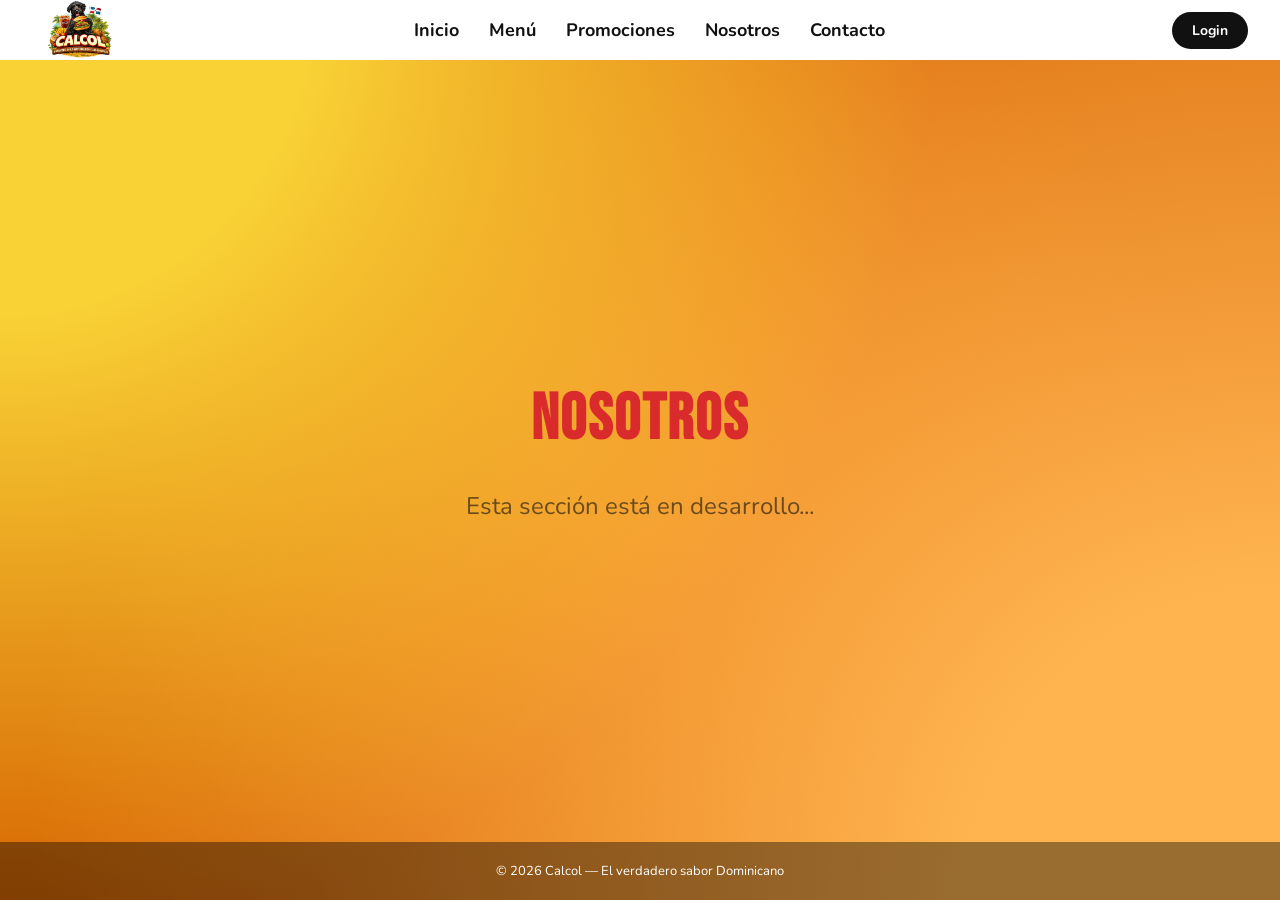
<file: pages/nosotros.html>
<!DOCTYPE html>
<html lang="es">
<head>
    <meta charset="UTF-8">
    <meta name="viewport" content="width=device-width, initial-scale=1.0">
    <title>Nosotros - Calcol</title>
    
    <!-- Google Fonts -->
    <link href="https://fonts.googleapis.com/css2?family=Bebas+Neue&family=Nunito:wght@400;600;700;800&family=Oswald:wght@400;500;600&display=swap" rel="stylesheet">
    
    <!-- CSS -->
    <link rel="stylesheet" href="../Css/variables.css">
    <link rel="stylesheet" href="../Css/global.css">
    <link rel="stylesheet" href="../Css/components.css">
    <link rel="stylesheet" href="../Css/nosotros.css">
</head>
<body>

    <!-- ========== NAVBAR ========== -->
    <nav class="navbar">
        <img class="logo" src="../Imagenes/General/doky-calcol-logo.png" alt="Calcol">
        
        <ul class="nav-links">
            <li><a href="../index.html">Inicio</a></li>
            <li><a href="menu.html">Menú</a></li>
            <li><a href="promociones.html">Promociones</a></li>
            <li><a href="nosotros.html">Nosotros</a></li>
            <li><a href="../index.html#contacto">Contacto</a></li>
        </ul>

        <a class="btn-nav-cta" href="../login.html">Login</a>
    </nav>

    <!-- ============================================
         ⚠️ FALTA POR PROGRAMAR
         Esta página está pendiente de desarrollo
         ============================================ -->

    <main class="nosotros-container">
        <h1>NOSOTROS</h1>
        <p class="mensaje-desarrollo">Esta sección está en desarrollo...</p>
    </main>

    <!-- ========== FOOTER ========== -->
    <footer class="footer">
        <p>© 2026 Calcol — El verdadero sabor Dominicano</p>
    </footer>

    <script src="../JS/navbar.js"></script>
</body>
</html>
</file>
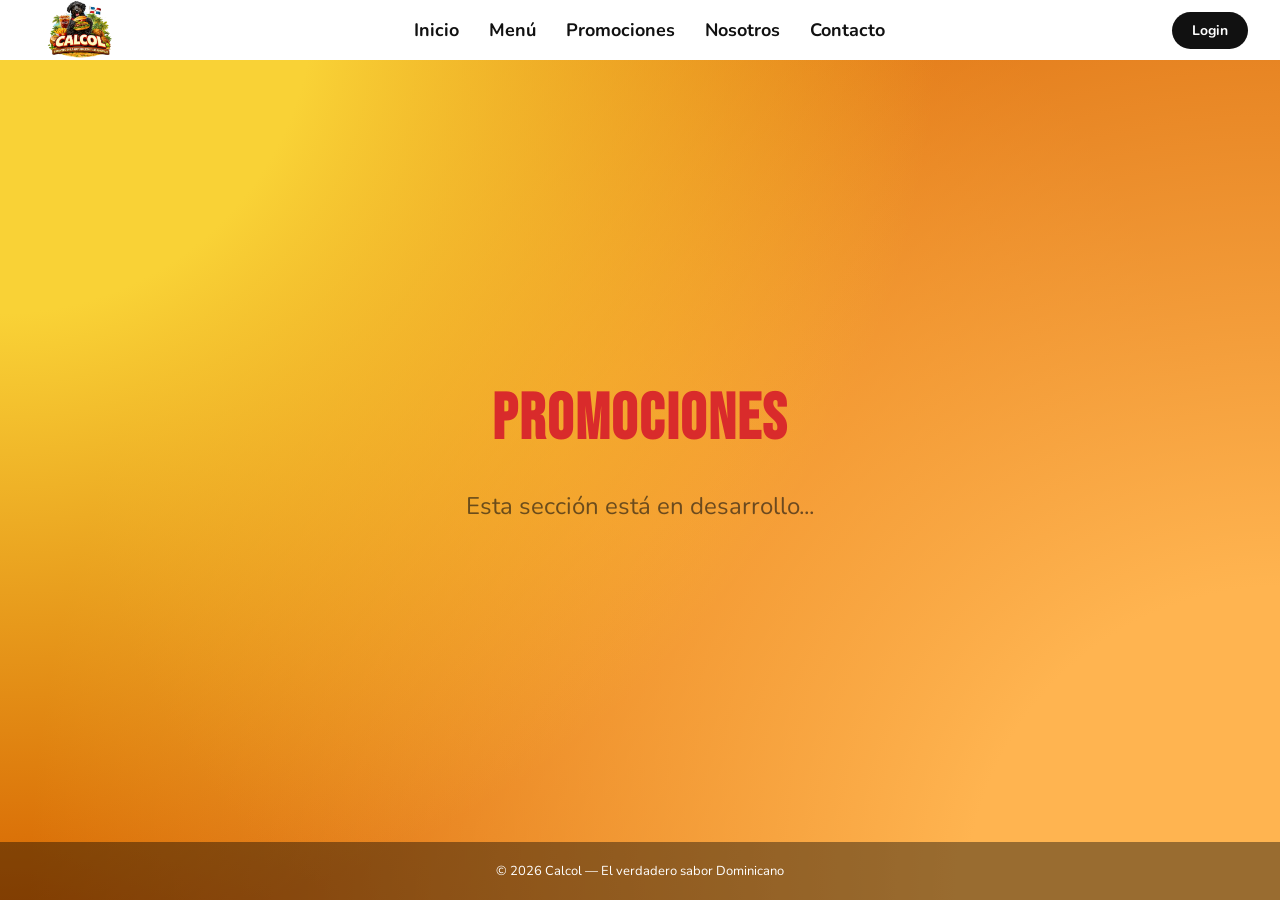
<file: pages/promociones.html>
<!DOCTYPE html>
<html lang="es">
<head>
    <meta charset="UTF-8">
    <meta name="viewport" content="width=device-width, initial-scale=1.0">
    <title>Promociones - Calcol</title>
    
    <!-- Google Fonts -->
    <link href="https://fonts.googleapis.com/css2?family=Bebas+Neue&family=Nunito:wght@400;600;700;800&family=Oswald:wght@400;500;600&display=swap" rel="stylesheet">
    
    <!-- CSS -->
    <link rel="stylesheet" href="../Css/variables.css">
    <link rel="stylesheet" href="../Css/global.css">
    <link rel="stylesheet" href="../Css/components.css">
    <link rel="stylesheet" href="../Css/promociones.css">
</head>
<body>

    <!-- ========== NAVBAR ========== -->
    <nav class="navbar">
        <img class="logo" src="../Imagenes/General/doky-calcol-logo.png" alt="Calcol">
        
        <ul class="nav-links">
            <li><a href="../index.html">Inicio</a></li>
            <li><a href="menu.html">Menú</a></li>
            <li><a href="promociones.html">Promociones</a></li>
            <li><a href="nosotros.html">Nosotros</a></li>
            <li><a href="../index.html#contacto">Contacto</a></li>
        </ul>

        <a class="btn-nav-cta" href="../login.html">Login</a>
    </nav>

    <!-- ============================================
         ⚠️ FALTA POR PROGRAMAR
         Esta página está pendiente de desarrollo
         ============================================ -->

    <main class="promociones-container">
        <h1>PROMOCIONES</h1>
        <p class="mensaje-desarrollo">Esta sección está en desarrollo...</p>
    </main>

    <!-- ========== FOOTER ========== -->
    <footer class="footer">
        <p>© 2026 Calcol — El verdadero sabor Dominicano</p>
    </footer>

    <script src="../JS/navbar.js"></script>
</body>
</html>
</file>
<file: Css/variables.css>
/* ================================
   VARIABLES Y RESET BASE
   ================================ */

:root {
  --rojo: #D92B2B;
  --rojo-oscuro: #b81f1f;
  --negro: #111111;
  --negro-transparente: rgba(0, 0, 0, 0.4);
  --sombra-fuerte: 0 8px 32px rgba(0, 0, 0, 0.6);
  --sombra-imagen: drop-shadow(0px 4px 15px rgba(0, 0, 0, 0.4));
  --blanco: #ffffff;
  --gris: #555555;
  --gris-claro: #aaaaaa;
  --gris-borde: #e0e0e0;
  --gris-input: #fafafa;

  --fondo-naranja: 
    radial-gradient(circle at top left, rgb(249, 210, 54) 20%, transparent 60%),
    radial-gradient(circle at bottom right, rgb(255, 180, 80) 20%, transparent 80%),
    radial-gradient(circle at center, rgb(230, 120, 10) 10%, transparent 70%),
    rgb(213, 96, 0);

  --fuente-titulo: 'Bebas Neue', sans-serif;
  --fuente-cuerpo: 'Nunito', sans-serif;
  --fuente-producto: 'Oswald', sans-serif;
}

* {
  margin: 0;
  padding: 0;
  box-sizing: border-box;
}

body {
  font-family: var(--fuente-cuerpo);
  background: var(--fondo-naranja);
  color: var(--negro);
}
</file>
<file: Css/global.css>
/* ================================
   GLOBAL
   ================================ */

/* Estilos que se comparten en todas las páginas */

/* Clase de texto resaltado en rojo */
.resaltar {
  color: var(--rojo);
}
</file>
<file: Css/components.css>
/* ================================
   NAVBAR
   ================================ */

.navbar {
  background-color: var(--blanco);
  height: 60px;
  padding: 0 32px;
  display: flex;
  align-items: center;
  justify-content: space-between;
}

.logo {
  height: 60px;
  width: auto;
}

.nav-links {
  display: flex;
  gap: 30px;
  list-style: none;
}

.nav-links a {
  text-decoration: none;
  font-size: 18px;
  font-weight: 700;
  color: var(--negro);
}

.nav-links a:hover {
  color: var(--rojo);
}

.btn-nav-cta {
  background-color: var(--negro);
  color: var(--blanco);
  border: none;
  padding: 9px 20px;
  border-radius: 30px;
  font-size: 14px;
  font-weight: 700;
  cursor: pointer;
  text-decoration: none;
}

.btn-nav-cta:hover {
  background: var(--rojo-oscuro);
  color: var(--blanco);
  transition: background 0.2s, color 0.2s;
}

.btn-nav-cta.logueado {
  display: flex;
  align-items: center;
  justify-content: center;
  gap: 8px;
}

.icono-nav {
  width: 28px;
  height: 28px;
  object-fit: cover;
  border-radius: 50%;
}

/* ================================
   FOOTER
   ================================ */

.footer {
  background-color: var(--negro-transparente);
  text-align: center;
  padding: 20px;
  font-size: 13px;
  color: var(--blanco);
}
</file>
<file: Css/home.css>
/* ================================
   HERO
   ================================ */

.hero {
  display: flex;
  align-items: center;
  justify-content: space-between;
  gap: 40px;
  padding: 60px 80px;
  min-height: 50vh;
}

.hero-tex {
  max-width: 500px;
  margin-top: -80px;
}

.hero-sub {
  font-family: var(--fuente-titulo);
  font-size: 15px;
  font-weight: bolder;
  letter-spacing: 3px;
  color: var(--negro);
  margin-bottom: 13px;
  background-color: var(--blanco);
  display: inline-block;
  padding: 4px 10px;
  border-radius: 10px;
  margin-top: 20px;
}

.hero-titulo {
  font-family: var(--fuente-titulo);
  font-size: 72px;
  line-height: 1;
  color: var(--negro);
  margin-bottom: 16px;
}

.hero-parrafo {
  font-size: 15px;
  color: var(--gris);
  line-height: 1.7;
  max-width: 340px;
  margin-bottom: 32px;
}

.hero-btns {
  display: flex;
  align-items: center;
  gap: 12px;
}

.btn-primary {
  display: flex;
  align-items: center;
  gap: 8px;
  background-color: var(--rojo);
  color: var(--blanco);
  border: none;
  padding: 12px 28px;
  border-radius: 30px;
  font-size: 14px;
  font-weight: 700;
  cursor: pointer;
  text-decoration: none;
}

.btn-primary:hover {
  background-color: var(--rojo-oscuro);
}

.btn-primary img {
  width: 18px;
  height: 18px;
}

.btn-secondary {
  display: flex;
  align-items: center;
  gap: 8px;
  background-color: var(--rojo);
  color: var(--blanco);
  border: none;
  padding: 12px 28px;
  border-radius: 30px;
  font-size: 14px;
  font-weight: 600;
  cursor: pointer;
  text-decoration: none;
}

.btn-secondary img {
  width: 19px;
  height: 19px;
}

.btn-secondary:hover {
  background-color: var(--rojo-oscuro);
}

.hero-imagen {
  position: relative;
  flex-shrink: 0;
  margin-right: 150px;
  filter: var(--sombra-imagen);
}

.hero-hamburguesa {
  width: 600px;
  height: 600px;
  margin-top: -30px;
  border-radius: 20px;
  overflow: hidden;
}

.hero-hamburguesa img {
  width: 100%;
  height: 100%;
  object-fit: cover;
}

.criollo {
  position: absolute;
  top: 12px;
  right: -30px;
  background-color: var(--rojo);
  color: var(--blanco);
  padding: 6px 14px;
  border-radius: 9px;
  letter-spacing: 1px;
  text-align: center;
}

.criollo-numero {
  font-size: 20px;
  font-weight: 900;
  display: block;
  line-height: 1;
}

.criollo-texto {
  font-size: 11px;
  font-weight: 700;
  letter-spacing: 1px;
  display: block;
}

/* ================================
   ESTADÍSTICAS
   ================================ */

.stats {
  background-color: var(--negro);
  display: flex;
  justify-content: center;
  gap: 80px;
  padding: 25px;
}

.stat {
  display: flex;
  flex-direction: column;
  align-items: center;
  gap: 4px;
}

.stat-numero {
  font-family: var(--fuente-titulo);
  font-size: 36px;
  color: var(--rojo);
}

.stat-label {
  font-size: 12px;
  color: var(--gris-claro);
  letter-spacing: 1px;
  text-transform: uppercase;
}

/* ================================
   CONTACTO
   ================================ */

.contact {
  display: flex;
  justify-content: space-between;
  align-items: flex-start;
  padding: 60px 80px;
  gap: 40px;
}

.contact-info {
  max-width: 400px;
}

.contact-titulo {
  font-family: var(--fuente-titulo);
  font-size: 48px;
  color: var(--negro);
  margin-bottom: 32px;
}

.hambre-rojo {
  color: var(--rojo);
}

.info-item {
  display: flex;
  align-items: flex-start;
  gap: 12px;
  margin-bottom: 20px;
}

.info-icon {
  width: 32px;
  height: 32px;
}

.info-text {
  display: flex;
  flex-direction: column;
  gap: 4px;
}

.info-text strong {
  font-size: 16px;
  font-weight: 700;
  color: var(--negro);
}

.info-text span {
  font-size: 13px;
  color: var(--gris);
  line-height: 1.6;
}

.redes {
  display: flex;
  gap: 12px;
  margin-top: 24px;
}

.redes-btn img {
  width: 38px;
  height: 38px;
  border-radius: 50%;
  object-fit: cover;
  transition: transform 0.2s;
}

.redes-btn img:hover {
  transform: scale(1.1);
}

/* ================================
   MAPA
   ================================ */

.mapa {
  width: 500px;
  height: 400px;
  border-radius: 16px;
  overflow: hidden;
  box-shadow: var(--sombra-fuerte);
}

.mapa iframe {
  width: 100%;
  height: 100%;
  border: none;
}
</file>
<file: Css/bienvenido.css>
* { 
    margin: 0; 
    padding: 0; 
    box-sizing: border-box; 
}

body {
  min-height: 100vh;
  background: var(--fondo-naranja);
  display: flex;
  flex-direction: column;
  align-items: center;
  justify-content: center;
  gap: 20px;
  font-family: var(--fuente-cuerpo);
}

.bienvenido-wrap {
  display: flex;
  flex-direction: column;
  align-items: center;
  gap: 16px;
  animation: bounceIn 0.8s cubic-bezier(0.16, 1, 0.3, 1) both;
}

.bienvenido-wrap img {
  width: 700px;
  max-width: 95vw;
  filter: drop-shadow(0 12px 32px rgba(0,0,0,0.35));
}

.nombre-txt {
  font-family: var(--fuente-titulo);
  font-size: 2.8rem;
  color: var(--blanco);
  letter-spacing: 3px;
  text-shadow: 0 4px 16px rgba(0,0,0,0.3);
  text-align: center;
}

@keyframes bounceIn {
  0%   { opacity: 0; transform: scale(0.5); }
  60%  { opacity: 1; transform: scale(1.08); }
  80%  { transform: scale(0.96); }
  100% { transform: scale(1); }
}

@keyframes fadeOut {
  from { opacity: 1; }
  to   { opacity: 0; }
}

.fadeout {
  animation: fadeOut 0.6s ease forwards;
}
</file>
<file: Css/confirmacion.css>
/* ================================
   CONFIRMACIÓN DE PEDIDO
   ================================ */

* {
    margin: 0;
    padding: 0;
    box-sizing: border-box;
}

body {
    background: 
        radial-gradient(circle at top left, rgb(249, 210, 54) 20%, transparent 60%),
        radial-gradient(circle at bottom right, rgb(255, 180, 80) 20%, transparent 80%),
        radial-gradient(circle at center, rgb(230, 120, 10) 10%, transparent 70%),
        rgb(213, 96, 0);
    min-height: 100vh;
    display: flex;
    align-items: center;
    justify-content: center;
    animation: fadeOut 0.5s ease 3.0s forwards;
}

/* Fade out antes de redirigir */
@keyframes fadeOut {
    from { opacity: 1; }
    to { opacity: 0; }
}

/* Imagen de confirmación */
.confirmacion-imagen {
    width: 600px;
    max-width: 90vw;
    animation: bounceIn 0.6s ease;
}

/* Animación de entrada */
@keyframes bounceIn {
    0% { transform: scale(0.5); opacity: 0; }
    70% { transform: scale(1.1); opacity: 1; }
    100% { transform: scale(1); }
}
</file>
<file: Css/login.css>
/* =============================================
   LOGIN.CSS — Calcol
   Requiere variables.css cargado antes
   ============================================= */

/* ── Body / Fondo ── */
body {
  font-family: var(--fuente-cuerpo);
  min-height: 100vh;
  background:var(--fondo-naranja);
  display: flex;
  align-items: center;
  justify-content: center;
  padding: 24px 16px;
  margin: 0;
}

/* ── Volver al inicio ── */
.back-btn {
  position: fixed;
  top: 18px;
  left: 18px;
  background: var(--rojo);
  border: none;
  border-radius: 10px;
  padding: 8px 16px;
  color: var(--blanco);
  font-family: var(--fuente-cuerpo);
  font-weight: 700;
  font-size: 0.85rem;
  text-decoration: none;
  display: flex;
  align-items: center;
  gap: 6px;
  transition: background 0.2s, transform 0.15s;
  z-index: 99;
}

.back-btn:hover {
  background: var(--rojo-oscuro);
  transform: translateX(-2px);
}

/* ── Wrapper centrador ── */
.login-wrap {
  display: flex;
  align-items: center;
  justify-content: center;
  width: 100%;
}

/* ── Card principal (dos columnas) ── */
.login-card {
  background: var(--blanco);
  border-radius: 24px;
  box-shadow: var(--sombra-fuerte);
  width: 100%;
  max-width: 860px;
  min-height: 500px;
  display: grid;
  grid-template-columns: 1fr 1fr;
  overflow: hidden;
  animation: aparecer 0.5s cubic-bezier(0.16,1,0.3,1) both;
}

@keyframes aparecer {
  from { opacity: 0; transform: translateY(30px) scale(0.97); }
  to   { opacity: 1; transform: translateY(0)    scale(1); }
}

/* ── Columna imagen ── */
.col-imagen {
  background:var(--fondo-naranja);
  display: flex;
  flex-direction: column;
  align-items: center;
  justify-content: center;
  overflow: hidden;
  min-height: 400px;
}

/* Cuando pongas tu <img> directo */
.col-imagen img {
  width: 100%;
  height: 100%;
  object-fit: cover;
  object-position: center top;
  display: block;
  border-radius: 20px 0 0 20px;
}

/* Placeholder mientras no hay imagen */
.img-placeholder {
  display: flex;
  flex-direction: column;
  align-items: center;
  justify-content: center;
  gap: 10px;
  padding: 40px 32px;
  text-align: center;
}

.img-icono {
  font-size: 5rem;
  filter: drop-shadow(0 8px 20px rgba(0,0,0,0.4));
}

.img-titulo {
  font-family: var(--fuente-titulo);
  font-size: 3.5rem;
  color: var(--blanco);
  letter-spacing: 5px;
  text-shadow: 0 4px 16px rgba(0,0,0,0.4);
  line-height: 1;
}

.img-sub {
  font-family: var(--fuente-cuerpo);
  font-size: 0.9rem;
  color: rgba(255,255,255,0.85);
  font-weight: 700;
}

/* ── Columna formulario ── */
.col-form {
  display: flex;
  flex-direction: column;
  padding: 36px 40px 32px;
}

/* ── TABS ── */
.tabs {
  display: flex;
  border-bottom: 2px solid var(--gris-borde);
  margin-bottom: 26px;
}

.tab-btn {
  flex: 1;
  background: none;
  border: none;
  padding: 11px 8px;
  font-family: var(--fuente-cuerpo);
  font-size: 1.1rem;
  font-weight: 800;
  color: var(--gris-claro);
  cursor: pointer;
  position: relative;
  transition: color 0.2s;
}

.tab-btn::after {
  content: '';
  position: absolute;
  bottom: -2px;
  left: 0;
  right: 0;
  height: 2.5px;
  background: var(--rojo);
  border-radius: 2px 2px 0 0;
  transform: scaleX(0);
  transition: transform 0.25s cubic-bezier(0.4,0,0.2,1);
}

.tab-btn.activo {
  color: var(--negro);
}

.tab-btn.activo::after {
  transform: scaleX(1);
}

/* ── Paneles ── */
.panel {
  display: none;
  flex-direction: column;
  flex: 1;
}

.panel.activo {
  display: flex;
}

.panel h2 {
  font-family: var(--fuente-cuerpo);
  font-size: 1.45rem;
  font-weight: 800;
  color: var(--negro);
  margin-bottom: 20px;
}

/* ── Inputs ── */
.form-group {
  margin-bottom: 12px;
}

.form-group input {
  width: 100%;
  padding: 12px 16px;
  border: 1.5px solid var(--gris-borde);
  border-radius: 10px;
  font-family: var(--fuente-cuerpo);
  font-size: 0.93rem;
  color: var(--negro);
  background: var(--gris-input);
  outline: none;
  transition: border-color 0.2s, box-shadow 0.2s, background 0.2s;
}

.form-group input::placeholder {
  color: var(--gris-claro);
}

.form-group input:focus {
  border-color: var(--rojo);
  box-shadow: 0 0 0 3px rgba(217,43,43,0.1);
  background: var(--blanco);
}

.form-group input.error {
  border-color: var(--rojo);
  background: #fff5f5;
}

/* Wrap contraseña + ojo */
.pass-wrap {
  position: relative;
}

.pass-wrap input {
  padding-right: 44px;
}

.btn-ojo {
  position: absolute;
  right: 13px;
  top: 50%;
  transform: translateY(-70%);
  background: none;
  border: none;
  cursor: pointer;
  font-size: 1rem;
  opacity: 0.45;
  transition: opacity 0.2s;
  padding: 0;
  line-height: 1;
}

.btn-ojo:hover {
  opacity: 1;
}

/* Mensajes de error inline */
.err-txt {
  font-size: 0.75rem;
  color: var(--rojo);
  font-weight: 700;
  margin-top: 4px;
  display: none;
}

.err-txt.v {
  display: block;
}

/* Alerta general del panel */
.alerta {
  background: #fff5f5;
  border: 1.5px solid var(--rojo);
  border-radius: 8px;
  padding: 10px 14px;
  font-size: 0.84rem;
  color: var(--rojo);
  font-weight: 700;
  margin-bottom: 14px;
  display: none;
  align-items: center;
  gap: 8px;
}

.alerta.v {
  display: flex;
}

/* Olvidé contraseña */
.forgot {
  text-align: right;
  margin-bottom: 18px;
  margin-top: -4px;
}

.forgot a {
  font-size: 0.83rem;
  color: var(--rojo);
  font-weight: 700;
  text-decoration: none;
}

.forgot a:hover {
  text-decoration: underline;
}

/* ── Botón principal ── */
.btn-main {
  width: 100%;
  padding: 14px;
  background: var(--gris-borde);
  color: var(--gris-claro);
  border: none;
  border-radius: 10px;
  font-family: var(--fuente-cuerpo);
  font-size: 1rem;
  font-weight: 800;
  cursor: default;
  margin-top: auto;
  transition: background 0.25s, color 0.25s, transform 0.15s, box-shadow 0.25s;
}

.btn-main.listo {
  background: var(--rojo);
  color: var(--blanco);
  box-shadow: 0 4px 14px rgba(217,43,43,0.38);
  cursor: pointer;
}

.btn-main.listo:hover {
  background: var(--rojo-oscuro);
  transform: translateY(-1px);
  box-shadow: 0 6px 20px rgba(217,43,43,0.48);
}

.btn-main.listo:active {
  transform: translateY(0);
}

.btn-main.exito {
  background: #16a34a !important;
  color: var(--blanco) !important;
  box-shadow: 0 4px 14px rgba(22,163,74,0.38) !important;
}

.tel-wrap {
  display: flex;
  align-items: flex-start;
  gap: 8px;
}

.prefijo {
  background: var(--gris-borde);
  border: 1.5px solid var(--gris-borde);
  border-radius: 10px;
  padding: 12px 12px;
  font-family: var(--fuente-cuerpo);
  font-weight: 800;
  font-size: 0.93rem;
  color: var(--gris);
  white-space: nowrap;
}

.tel-wrap input {
  flex: 1;
}

@media (max-width: 640px) {
  .login-card {
    grid-template-columns: 1fr;
    max-width: 420px;
  }

  .col-imagen {
    display: none;
  }

  .col-form {
    padding: 28px 24px;
  }
}
</file>
<file: Css/perfil.css>
/* =============================================
   PERFIL.CSS — Calcol
   ============================================= */

body {
  font-family: var(--fuente-cuerpo);
  background: var(--fondo-naranja);
  min-height: 100vh;
  margin: 0;
  padding: 0;
}

/* ── Wrap centrador ── */
.perfil-wrap {
  display: flex;
  align-items: center;
  justify-content: center;
  min-height: calc(100vh - 80px);
  padding: 40px 16px;
}

/* ── Card ── */
.perfil-card {
  background: var(--blanco);
  border-radius: 24px;
  box-shadow: var(--sombra-fuerte);
  width: 100%;
  max-width: 480px;
  padding: 40px 36px;
  animation: aparecer 0.5s cubic-bezier(0.16,1,0.3,1) both;
}

@keyframes aparecer {
  from { opacity: 0; transform: translateY(30px) scale(0.97); }
  to   { opacity: 1; transform: translateY(0) scale(1); }
}

/* ── Avatar ── */
.avatar-wrap {
  display: flex;
  align-items: center;
  gap: 18px;
  margin-bottom: 32px;
  padding-bottom: 24px;
  border-bottom: 1.5px solid var(--gris-borde);
}

.avatar {
  width: 70px;
  height: 70px;
  border-radius: 50%;
  background: var(--rojo);
  display: flex;
  align-items: center;
  justify-content: center;
  font-family: var(--fuente-titulo);
  font-size: 2rem;
  color: var(--blanco);
  letter-spacing: 2px;
  flex-shrink: 0;
}

.avatar-info h1 {
  font-family: var(--fuente-cuerpo);
  font-size: 1.4rem;
  font-weight: 800;
  color: var(--negro);
  margin: 0 0 6px 0;
}

.badge-rol {
  background: var(--rojo);
  color: var(--blanco);
  font-size: 0.72rem;
  font-weight: 800;
  padding: 3px 12px;
  border-radius: 20px;
  text-transform: uppercase;
  letter-spacing: 1px;
}

/* ── Datos ── */
.seccion-titulo {
  font-family: var(--fuente-producto);
  font-size: 0.85rem;
  font-weight: 600;
  color: var(--gris-claro);
  text-transform: uppercase;
  letter-spacing: 1.5px;
  margin-bottom: 16px;
}

.dato-item {
  display: flex;
  justify-content: space-between;
  align-items: center;
  padding: 13px 0;
  border-bottom: 1px solid var(--gris-borde);
}

.dato-item:last-child {
  border-bottom: none;
}

.dato-label {
  font-size: 0.85rem;
  font-weight: 700;
  color: var(--gris);
}

.dato-valor {
  font-size: 0.9rem;
  font-weight: 600;
  color: var(--negro);
}

/* ── Acciones ── */
.acciones-wrap {
  display: flex;
  flex-direction: column;
  gap: 12px;
  margin-top: 28px;
  padding-top: 24px;
  border-top: 1.5px solid var(--gris-borde);
}

.btn-cerrar {
  width: 100%;
  padding: 13px;
  background: var(--negro);
  color: var(--blanco);
  border: none;
  border-radius: 10px;
  font-family: var(--fuente-cuerpo);
  font-size: 0.95rem;
  font-weight: 800;
  cursor: pointer;
  display: flex;
  align-items: center;
  justify-content: center;
  gap: 8px;
  transition: background 0.2s, transform 0.15s;
}

.btn-cerrar:hover {
  background: #333;
  transform: translateY(-1px);
}

.btn-eliminar {
  display: flex;
  align-items: center;
  justify-content: center;
  gap: 8px;
  width: 100%;
  padding: 13px;
  background: none;
  color: var(--rojo);
  border: 1.5px solid var(--rojo);
  border-radius: 10px;
  font-family: var(--fuente-cuerpo);
  font-size: 0.95rem;
  font-weight: 800;
  cursor: pointer;
  transition: background 0.2s, color 0.2s, transform 0.15s;
}

.btn-eliminar:hover {
  background: var(--rojo);
  color: var(--blanco);
  transform: translateY(-1px);
}

/* ── Modal confirmar eliminar ── */
.modal-overlay {
  position: fixed;
  inset: 0;
  background: rgba(0,0,0,0.55);
  display: none;
  align-items: center;
  justify-content: center;
  z-index: 999;
  padding: 16px;
}

.modal-overlay.visible {
  display: flex;
}

.modal {
  background: var(--blanco);
  border-radius: 16px;
  padding: 32px 28px;
  max-width: 360px;
  width: 100%;
  box-shadow: var(--sombra-fuerte);
  animation: aparecer 0.3s cubic-bezier(0.16,1,0.3,1) both;
}

.modal h3 {
  font-family: var(--fuente-cuerpo);
  font-size: 1.2rem;
  font-weight: 800;
  color: var(--negro);
  margin-bottom: 10px;
}

.modal p {
  font-size: 0.9rem;
  color: var(--gris);
  font-weight: 600;
  margin-bottom: 24px;
  line-height: 1.5;
}

.modal-btns {
  display: flex;
  gap: 10px;
}

.btn-cancelar {
  flex: 1;
  padding: 12px;
  background: var(--gris-borde);
  color: var(--gris);
  border: none;
  border-radius: 10px;
  font-family: var(--fuente-cuerpo);
  font-weight: 800;
  font-size: 0.9rem;
  cursor: pointer;
  transition: background 0.2s;
}

.btn-cancelar:hover {
  background: #ccc;
}

.btn-confirmar-eliminar {
  flex: 1;
  padding: 12px;
  background: var(--rojo);
  color: var(--blanco);
  border: none;
  border-radius: 10px;
  font-family: var(--fuente-cuerpo);
  font-weight: 800;
  font-size: 0.9rem;
  cursor: pointer;
  transition: background 0.2s;
}

.btn-confirmar-eliminar:hover {
  background: var(--rojo-oscuro);
}

/* ── Icono navbar ── */
.icono-nav {
  width: 20px;
  height: 20px;
  object-fit: contain;
  vertical-align: middle;
}

.btn-nav-cta.logueado {
  display: flex;
  align-items: center;
  gap: 6px;
}

/* ── Responsive ── */
@media (max-width: 520px) {
  .perfil-card {
    padding: 28px 20px;
  }
}
</file>
<file: Css/checkout.css>
/* ================================
   CHECKOUT
   ================================ */

/* Contenedor principal — dos columnas */
.checkout-contenedor {
  display: flex;
  gap: 24px;
  padding: 40px 80px;
  max-width: 1100px;
  margin: 0 auto;
}

/* Columna izquierda */
.checkout-izquierda {
  display: flex;
  flex-direction: column;
  gap: 20px;
  flex: 1;
}

/* Columna derecha */
.checkout-derecha {
  display: flex;
  flex-direction: column;
  gap: 20px;
  width: 380px;
}

/* Tarjeta blanca */
.checkout-card {
  background-color: var(--blanco);
  border-radius: 16px;
  padding: 24px;
  box-shadow: var(--sombra-fuerte);
}

/* Título de cada tarjeta */
.checkout-card-titulo {
  font-family: var(--fuente-titulo);
  font-size: 22px;
  color: var(--negro);
  margin-bottom: 20px;
}

/* Cada fila de icono + texto + botón */
.checkout-item {
  display: flex;
  align-items: center;
  gap: 12px;
  padding: 12px 0;
  border-bottom: 1px solid var(--gris-borde);
}

/* Último item sin borde */
.checkout-item:last-child {
  border-bottom: none;
}

/* Icono de cada item */
.checkout-icono {
  width: 28px;
  height: 28px;
  object-fit: contain;
}

/* Texto de cada item */
.checkout-item-texto {
  flex: 1;
  display: flex;
  flex-direction: column;
  gap: 6px;
}

/* Título del item */
.checkout-item-texto strong {
  font-size: 14px;
  font-weight: 700;
  color: var(--negro);
}

/* Input de dirección e instrucciones */
.checkout-input {
  border: 1px solid var(--gris-borde);
  border-radius: 8px;
  padding: 8px 12px;
  font-family: var(--fuente-cuerpo);
  font-size: 13px;
  color: var(--negro);
  outline: none;
  width: 100%;
  max-width: 400px;
}

/* Input al hacer clic */
.checkout-input:focus {
  border-color: var(--rojo);
}

/* Botón editar */
.checkout-btn-editar {
  background: none;
  border: 1px solid var(--gris-borde);
  border-radius: 30px;
  padding: 6px 16px;
  font-family: var(--fuente-cuerpo);
  font-size: 13px;
  font-weight: 600;
  cursor: pointer;
  color: var(--negro);
}

/* Botón editar al pasar mouse */
.checkout-btn-editar:hover {
  background-color: var(--gris-input);
}

/* ================================
   RESUMEN DEL CARRITO
   ================================ */

/* Header del resumen — clickeable */
.resumen-header {
  display: flex;
  align-items: center;
  justify-content: space-between;
  cursor: pointer;
}

/* Lado izquierdo del header */
.resumen-header-izq {
  display: flex;
  align-items: center;
  gap: 10px;
  font-size: 14px;
  font-weight: 700;
  color: var(--negro);
}

/* Flecha expandir */
.resumen-flecha {
  font-size: 14px;
  color: var(--gris);
  transition: transform 0.3s ease;
}

/* Flecha cuando está abierto */
.resumen-flecha.abierto {
  transform: rotate(180deg);
}

/* Lista de productos — oculto por defecto */
.resumen-productos {
  display: none;
  margin-top: 16px;
}

/* Lista visible */
.resumen-productos.abierto {
  display: block;
}

/* Cada producto en el resumen */
.resumen-item {
  display: flex;
  align-items: center;
  gap: 12px;
  padding: 10px 0;
  border-top: 1px solid var(--gris-borde);
}

/* Imagen del producto en resumen */
.resumen-item-imagen {
  width: 50px;
  height: 50px;
  object-fit: contain;
}

/* Info del producto en resumen */
.resumen-item-info {
  flex: 1;
  display: flex;
  flex-direction: column;
  gap: 2px;
}

/* Nombre del producto en resumen */
.resumen-item-nombre {
  font-size: 13px;
  font-weight: 700;
  color: var(--negro);
}

/* Precio del producto en resumen */
.resumen-item-precio {
  font-size: 13px;
  color: var(--gris);
}

/* Cantidad del producto en resumen */
.resumen-item-cantidad {
  font-size: 13px;
  font-weight: 700;
  color: var(--negro);
  background-color: var(--gris-input);
  border-radius: 8px;
  padding: 4px 10px;
}

/* ================================
   TOTAL DEL PEDIDO
   ================================ */

/* Cada fila del total */
.checkout-total-fila {
  display: flex;
  justify-content: space-between;
  align-items: center;
  padding: 10px 0;
  font-size: 14px;
  color: var(--gris);
  border-bottom: 1px solid var(--gris-borde);
}

/* Fila del total final */
.checkout-total-final {
  font-size: 16px;
  font-weight: 700;
  color: var(--negro);
  border-bottom: none;
}

/* Precio total en rojo */
.checkout-total-final span:last-child {
  color: var(--rojo);
  font-size: 20px;
}

/* Botón hacer pedido */
.btn-hacer-pedido {
  display: block;
  width: 100%;
  background-color: var(--negro);
  color: var(--blanco);
  border: none;
  padding: 16px;
  border-radius: 30px;
  font-family: var(--fuente-cuerpo);
  font-size: 15px;
  font-weight: 700;
  cursor: pointer;
  margin-top: 16px;
}

/* Botón hacer pedido al pasar mouse */
.btn-hacer-pedido:hover {
  background-color: var(--rojo);
}

/* ================================
   MODAL PAGO
   ================================ */

/* Overlay del modal */
.modal-overlay {
  position: fixed;
  top: 0;
  left: 0;
  width: 100%;
  height: 100%;
  background-color: rgba(0, 0, 0, 0.5);
  display: none;
  z-index: 98;
}

/* Modal visible */
.modal-overlay.abierto {
  display: block;
}

/* Caja del modal */
.modal-pago {
  position: fixed;
  top: 50%;
  left: 50%;
  transform: translate(-50%, -50%);
  background-color: var(--blanco);
  border-radius: 16px;
  padding: 32px;
  width: 460px;
  z-index: 99;
  display: none;
  flex-direction: column;
  gap: 16px;
  box-shadow: var(--sombra-fuerte);
}

/* Modal visible */
.modal-pago.abierto {
  display: flex;
}

/* Botón cerrar modal */
.modal-cerrar {
  background: none;
  border: 1px solid var(--gris-borde);
  border-radius: 50%;
  width: 32px;
  height: 32px;
  font-size: 16px;
  cursor: pointer;
  display: flex;
  align-items: center;
  justify-content: center;
  align-self: flex-start;
}

/* Botón cerrar al pasar mouse */
.modal-cerrar:hover {
  background-color: var(--gris-input);
  color: var(--rojo);
}

/* Título del modal */
.modal-titulo {
  font-family: var(--fuente-titulo);
  font-size: 28px;
  color: var(--negro);
}

/* Subtítulo del modal */
.modal-subtitulo {
  font-size: 14px;
  font-weight: 700;
  color: var(--gris);
}

/* Cada opción del modal */
.modal-opcion {
  display: flex;
  align-items: center;
  justify-content: space-between;
  padding: 14px 0;
  border-bottom: 1px solid var(--gris-borde);
  cursor: pointer;
  font-size: 14px;
  font-weight: 600;
  color: var(--negro);
  gap: 12px;
}

/* Icono del modal */
.modal-icono {
  width: 24px;
  height: 24px;
  object-fit: contain;
}

/* Botón guardar del modal */
.modal-guardar {
  background-color: var(--negro);
  color: var(--blanco);
  border: none;
  padding: 14px;
  border-radius: 30px;
  font-family: var(--fuente-cuerpo);
  font-size: 15px;
  font-weight: 700;
  cursor: pointer;
  margin-top: 8px;
}

/* Botón guardar al pasar mouse */
.modal-guardar:hover {
  background-color: var(--rojo);
}

/* ================================
   TARJETA PREVIEW
   ================================ */

/* Preview de la tarjeta */
.tarjeta-preview {
  background: linear-gradient(135deg, var(--negro), #333);
  border-radius: 16px;
  padding: 20px;
  display: flex;
  flex-direction: column;
  gap: 12px;
  color: var(--blanco);
  position: relative;
  min-height: 120px;
}

/* Logo de la tarjeta */
.tarjeta-logo {
  width: 60px;
  height: 40px;
  object-fit: contain;
  align-self: flex-end;
}

/* Número de la tarjeta */
.tarjeta-numero-preview {
  font-size: 18px;
  font-weight: 700;
  letter-spacing: 4px;
}

/* Nombre en la tarjeta */
.tarjeta-nombre-preview {
  font-size: 12px;
  letter-spacing: 2px;
  color: var(--gris-claro);
}

/* Fecha de vencimiento */
.tarjeta-fecha-preview {
  font-size: 12px;
  color: var(--gris-claro);
}

/* Formulario de la tarjeta */
.tarjeta-form {
  display: flex;
  flex-direction: column;
  gap: 16px;
}

/* Grupo de input */
.tarjeta-input-grupo {
  display: flex;
  flex-direction: column;
  gap: 6px;
}

/* Label del input */
.tarjeta-input-grupo label {
  font-size: 13px;
  font-weight: 700;
  color: var(--gris);
}

/* Fila de dos inputs */
.tarjeta-input-fila {
  display: flex;
  gap: 12px;
}

/* Logo arriba a la derecha */
.tarjeta-preview-top {
  display: flex;
  justify-content: flex-end;
}

/* Chip y número en fila */
.tarjeta-preview-medio {
  display: flex;
  align-items: center;
  gap: 16px;
}

/* Chip */
.tarjeta-chip {
  width: 40px;
  height: 30px;
  object-fit: contain;
}

/* Nombre y fecha abajo */
.tarjeta-preview-bottom {
  display: flex;
  justify-content: space-between;
  align-items: center;
}


.modal-opcion button img {
  width: 18px;
  height: 18px;
}

/* Radio button a la derecha */
.modal-opcion input[type="radio"] {
  margin-left: auto;
}
</file>
<file: Css/menu.css>
/* ================================
   MENÚ
   ================================ */

.menu-header {
  text-align: center;
  padding: 60px 80px 30px;
}

.menu-titulo {
  font-family: var(--fuente-titulo);
  font-size: 60px;
  color: var(--negro);
}

.filtros {
  display: flex;
  justify-content: center;
  gap: 12px;
  margin-bottom: 40px;
}

.filtro-btn {
  background-color: var(--blanco);
  color: var(--negro);
  border: 1.5px solid var(--gris-borde);
  padding: 8px 24px;
  border-radius: 30px;
  font-family: var(--fuente-cuerpo);
  font-size: 14px;
  font-weight: 600;
  cursor: pointer;
}

.filtro-btn.activo {
  background-color: var(--rojo);
  color: var(--blanco);
  border-color: var(--rojo);
}

.filtro-btn:hover {
  background-color: var(--rojo-oscuro);
  color: var(--blanco);
  border-color: var(--rojo-oscuro);
}

.productos-grid {
  display: grid;
  grid-template-columns: 1fr 1fr;
  gap: 20px;
  padding: 0 80px 60px;
  max-width: 1000px;
  margin: 0 auto;
}

.tarjeta-producto {
  background-color: var(--blanco);
  border-radius: 16px;
  padding: 20px;
  display: flex;
  align-items: center;
  justify-content: space-between;
  gap: 16px;
  box-shadow: var(--sombra-fuerte);
}

.producto-info {
  display: flex;
  flex-direction: column;
  gap: 8px;
}

.producto-nombre {
  font-family: var(--fuente-producto);
  font-size: 20px;
  color: var(--negro);
}

.producto-descripcion {
  font-size: 12px;
  color: var(--gris);
  line-height: 1.5;
  max-width: 180px;
}

.producto-precio {
  font-size: 22px;
  font-weight: 700;
  color: var(--rojo);
}

.imagen-producto {
  width: 180px;
  height: 130px;
  object-fit: contain;
}

/* ================================
   MENU/CARRITO
   ================================ */

.producto-extra {
  display: none;
  margin-top: 10px;
}

.producto-nota {
  display: flex;
  align-items: center;
  gap: 8px;
  margin-bottom: 10px;
  margin-top: 10px;
}

.producto-nota label {
  font-size: 12px;
  font-weight: 700;
  color: var(--gris);
}

.producto-nota input {
  border: 1px solid var(--gris-borde);
  border-radius: 8px;
  padding: 4px 8px;
  font-family: var(--fuente-cuerpo);
  font-size: 12px;
  color: var(--negro);
  outline: none;
  width: 140px;
}

.producto-nota input:focus {
  border-color: var(--rojo);
}

.producto-acciones {
  display: flex;
  align-items: center;
  gap: 12px;
}

.cantidad {
  display: flex;
  align-items: center;
  gap: 8px;
  background-color: var(--gris-input);
  border-radius: 30px;
  padding: 4px 10px;
  border: 1px solid var(--gris-borde);
}

.btn-cantidad {
  background: none;
  border: none;
  font-size: 18px;
  font-weight: 700;
  color: var(--rojo);
  cursor: pointer;
  padding: 0 4px;
}

.numero-cantidad {
  font-size: 14px;
  font-weight: 700;
  color: var(--negro);
  min-width: 16px;
  text-align: center;
}

.btn-listo {
  background-color: var(--negro);
  color: var(--blanco);
  border: none;
  padding: 6px 16px;
  border-radius: 30px;
  font-family: var(--fuente-cuerpo);
  font-size: 13px;
  font-weight: 700;
  cursor: pointer;
}

.btn-listo:hover {
  background-color: var(--rojo);
}

.btn-agregar {
  background-color: var(--negro);
  color: var(--blanco);
  border: none;
  padding: 6px 16px;
  border-radius: 30px;
  font-family: var(--fuente-cuerpo);
  font-size: 13px;
  font-weight: 700;
  cursor: pointer;
  margin-top: 10px;
  display: block;
}

.btn-agregar:hover {
  background-color: var(--rojo);
}

/* ================================
   PANEL CARRITO
   ================================ */

.carrito-overlay {
  position: fixed;
  top: 0;
  left: 0;
  width: 100%;
  height: 100%;
  background-color: rgba(0, 0, 0, 0.5);
  display: none;
  z-index: 98;
}

.panel-carrito {
  position: fixed;
  top: 0;
  right: -420px;
  width: 420px;
  height: 100%;
  background-color: var(--blanco);
  z-index: 99;
  display: flex;
  flex-direction: column;
  transition: right 0.3s ease;
  box-shadow: var(--sombra-fuerte);
}

.panel-carrito.abierto {
  right: 0;
}

.carrito-overlay.abierto {
  display: block;
}

.carrito-header {
  display: flex;
  align-items: center;
  justify-content: space-between;
  padding: 20px;
  border-bottom: 1px solid var(--gris-borde);
}

.carrito-titulo-wrap {
  display: flex;
  align-items: center;
  gap: 10px;
}

.carrito-icono {
  width: 32px;
  height: 32px;
  object-fit: contain;
}

.carrito-titulo {
  font-family: var(--fuente-titulo);
  font-size: 24px;
  color: var(--negro);
}

.carrito-cerrar {
  background: none;
  border: none;
  font-size: 20px;
  cursor: pointer;
  color: var(--gris);
  padding: 4px 8px;
  border-radius: 8px;
}

.carrito-cerrar:hover {
  background-color: var(--gris-input);
  color: var(--rojo);
}

.carrito-items {
  flex: 1;
  overflow-y: auto;
  padding: 20px;
}

.carrito-vacio {
  text-align: center;
  color: var(--gris-claro);
  font-size: 14px;
  margin-top: 40px;
}

.carrito-item {
  display: flex;
  align-items: center;
  gap: 12px;
  padding: 12px 0;
  border-bottom: 1px solid var(--gris-borde);
}

.carrito-item-imagen {
  width: 60px;
  height: 60px;
  object-fit: contain;
}

.carrito-item-info {
  flex: 1;
  display: flex;
  flex-direction: column;
  gap: 4px;
}

.carrito-item-nombre {
  font-size: 14px;
  font-weight: 700;
  color: var(--negro);
}

.carrito-item-nota {
  font-size: 12px;
  color: var(--gris);
}

.carrito-item-precio {
  font-size: 14px;
  font-weight: 700;
  color: var(--rojo);
}

.carrito-item-controles {
  display: flex;
  align-items: center;
  gap: 8px;
}

.carrito-item-eliminar {
  background: none;
  border: none;
  cursor: pointer;
  padding: 4px;
}

.carrito-item-eliminar img {
  width: 20px;
  height: 20px;
}

.carrito-cubiertos {
  display: flex;
  align-items: center;
  justify-content: space-between;
  padding: 16px 20px;
  border-top: 1px solid var(--gris-borde);
  border-bottom: 1px solid var(--gris-borde);
}

.carrito-cubiertos label {
  display: flex;
  align-items: center;
  gap: 12px;
  font-size: 14px;
  font-weight: 600;
  color: var(--negro);
  cursor: pointer;
}

#pedir-cubiertos {
  width: 18px;
  height: 18px;
  cursor: pointer;
  margin-left: 8px;
  accent-color: var(--rojo);
  margin-top: 2px;
}


#pedir-salsa {
  width: 18px;
  height: 18px;
  cursor: pointer;
  margin-left: 8px;
  accent-color: var(--rojo);
  margin-top: 2px;
}


.salsa-icono {
  width: 24px;
  height: 24px;
  object-fit: contain;
}

.cubiertos-icono {
  width: 24px;
  height: 24px;
  object-fit: contain;
}

.carrito-subtotal {
  display: flex;
  justify-content: space-between;
  align-items: center;
  padding: 16px 20px;
  font-size: 16px;
  font-weight: 700;
  color: var(--negro);
}

#carrito-total {
  color: var(--rojo);
  font-size: 20px;
}

.btn-finalizar {
  display: flex;
  align-items: center;
  justify-content: center;
  gap: 8px;
  margin: 0 20px 20px;
  background-color: var(--rojo);
  color: var(--blanco);
  padding: 14px;
  border-radius: 30px;
  font-family: var(--fuente-cuerpo);
  font-weight: 700;
  text-decoration: none;
}

.icono-flecha {
  width: 18px;
  height: 18px;
  object-fit: contain;
  filter: brightness(0) invert(1);
  margin-top: 2px;
}

.btn-finalizar:hover {
  background-color: var(--rojo-oscuro);
}

.btn-carrito-flotante {
  position: fixed;
  bottom: 30px;
  right: 30px;
  border: none;
  border-radius: 50px;
  padding: 12px 20px;
  display: flex;
  align-items: center;
  gap: 8px;
  cursor: pointer;
  z-index: 97;
  filter: drop-shadow(0px 4px 15px rgba(0, 0, 0, 0.6));
}

.btn-carrito-flotante:hover {
  filter: drop-shadow(0px 6px 20px rgba(0, 0, 0, 0.8));
  transform: scale(1.05);
}

.icono-carrito-flotante {
  width: 60px;
  height: 60px;
  object-fit: contain;
}

#carrito-contador {
  font-size: 18px;
  font-weight: 700;
  color: var(--negro);
  width: 24px;
  height: 24px;
  display: flex;
  align-items: center;
  justify-content: center;
}
</file>
<file: Css/nosotros.css>
/* ============================================
   NOSOTROS - PÁGINA EN DESARROLLO
   ⚠️ FALTA POR PROGRAMAR
   ============================================ */

* {
    margin: 0;
    padding: 0;
    box-sizing: border-box;
}

body {
    font-family: var(--fuente-cuerpo);
    background: var(--fondo-naranja);
    color: var(--negro);
    display: flex;
    flex-direction: column;
    min-height: 100vh;
}

/* ── CONTENIDO PRINCIPAL ── */
.nosotros-container {
    flex: 1;
    display: flex;
    flex-direction: column;
    justify-content: center;
    align-items: center;
    padding: 4rem 2rem;
    text-align: center;
}

.nosotros-container h1 {
    font-family: var(--fuente-titulo);
    font-size: 4rem;
    color: var(--rojo);
    margin-bottom: 2rem;
    letter-spacing: 2px;
}

.mensaje-desarrollo {
    font-family: var(--fuente-cuerpo);
    font-size: 1.5rem;
    color: var(--negro);
    opacity: 0.6;
}
</file>
<file: Css/promociones.css>
/* ============================================
   PROMOCIONES - PÁGINA EN DESARROLLO
   ⚠️ FALTA POR PROGRAMAR
   ============================================ */

* {
    margin: 0;
    padding: 0;
    box-sizing: border-box;
}

body {
    font-family: var(--fuente-cuerpo);
    background: var(--fondo-naranja);
    color: var(--negro);
    display: flex;
    flex-direction: column;
    min-height: 100vh;
}

/* ── CONTENIDO PRINCIPAL ── */
.promociones-container {
    flex: 1;
    display: flex;
    flex-direction: column;
    justify-content: center;
    align-items: center;
    padding: 4rem 2rem;
    text-align: center;
}

.promociones-container h1 {
    font-family: var(--fuente-titulo);
    font-size: 4rem;
    color: var(--rojo);
    margin-bottom: 2rem;
    letter-spacing: 2px;
}

.mensaje-desarrollo {
    font-family: var(--fuente-cuerpo);
    font-size: 1.5rem;
    color: var(--negro);
    opacity: 0.6;
}
</file>
